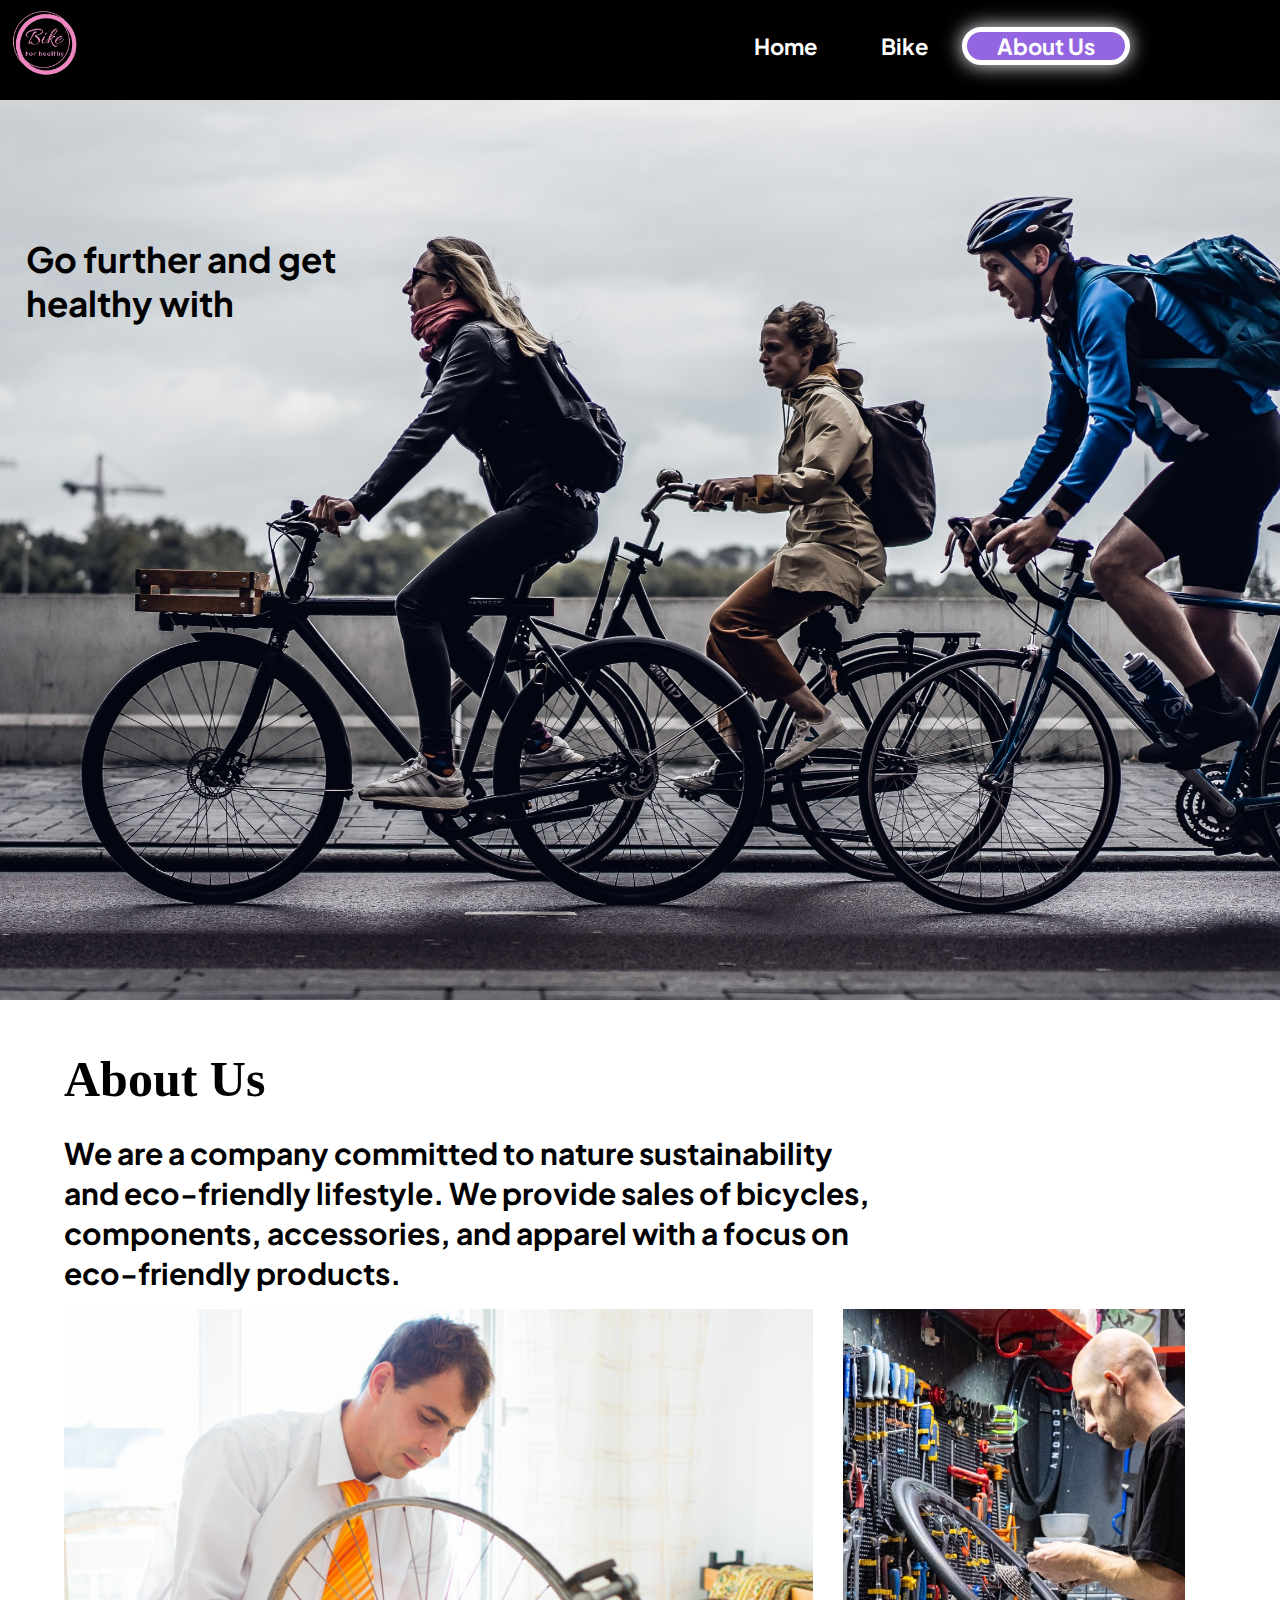
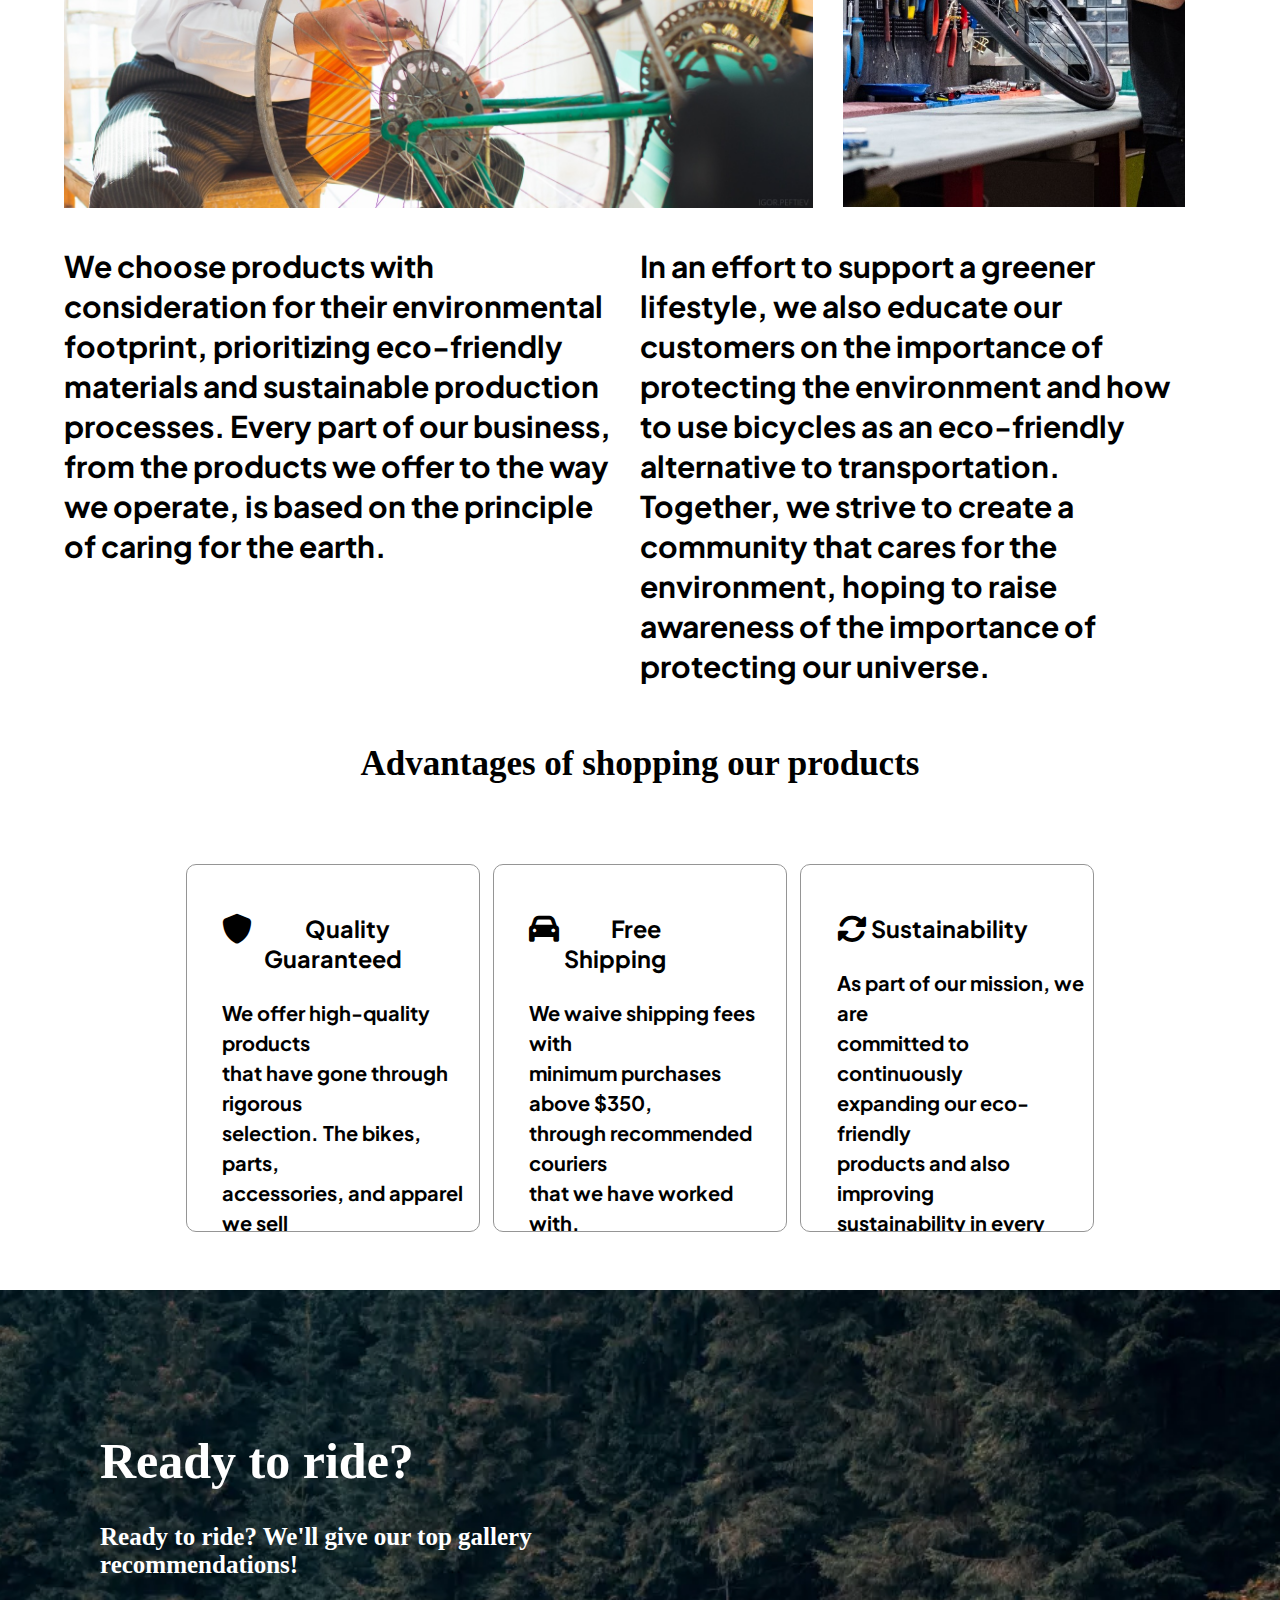
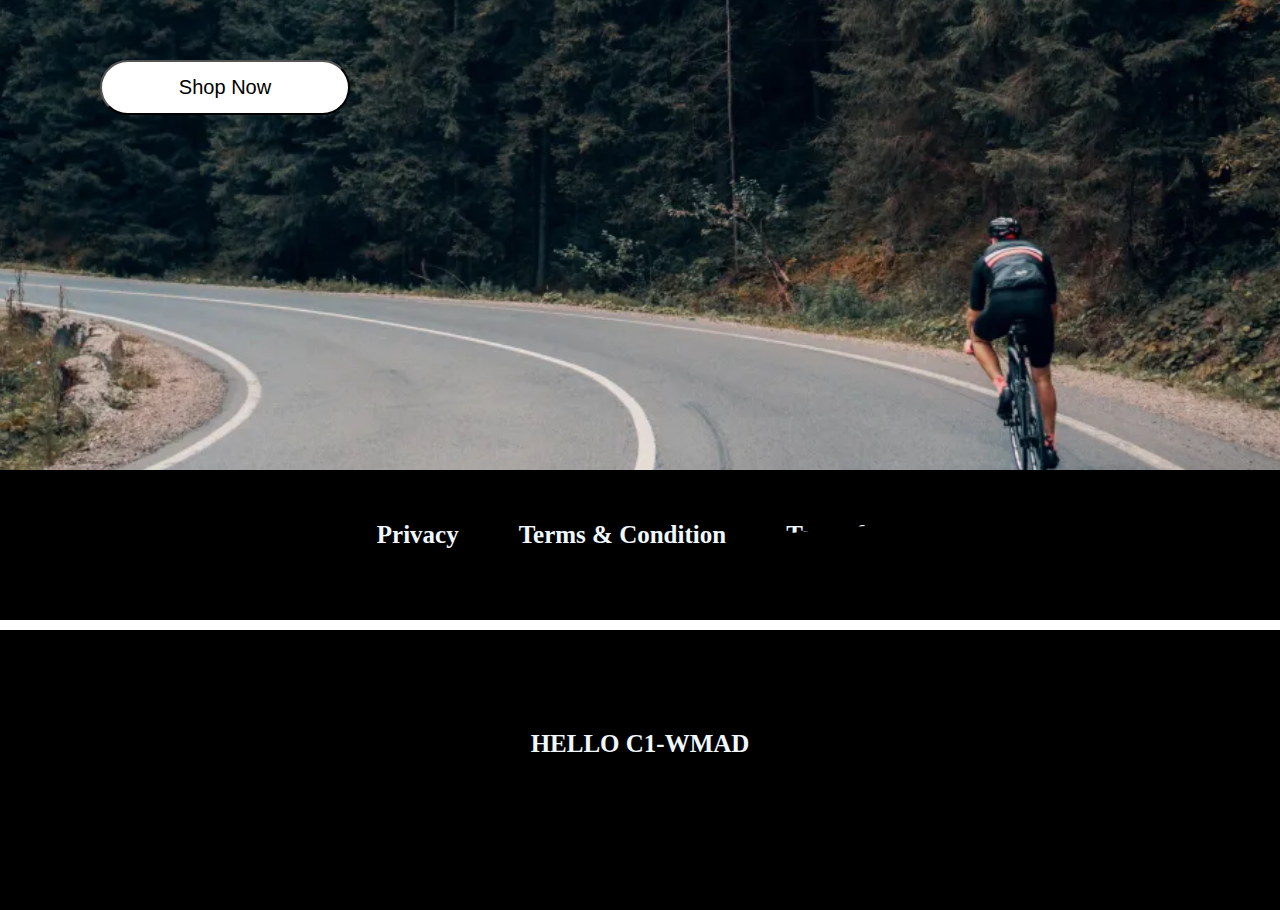
<file: about.html>
<!DOCTYPE html>
<html lang="en">
<head>
    <meta charset="UTF-8">
    <meta name="viewport" content="width=device-width, initial-scale=1.0">
    <title>About</title>
    <link rel="stylesheet" href="about.css">
    <link rel="stylesheet" href="https://cdnjs.cloudflare.com/ajax/libs/font-awesome/6.5.1/css/all.min.css">
</head>
<body>
    <div class="container">
    <section>
        <header>
           
          <div class="menu">
           <nav>
            <input type="checkbox" id="check" name="value"> 
            <label for="check" id="checkbtn">
                <i style="color: aliceblue;" class="fa-solid fa-bars"></i>
            </label>
          
            <div class="logo">
                <img style="width: 80px; margin-left: 5px; margin-top: 1%;" src="bike-removebg-preview.png" alt="">
            </div>
         
               <ul>
                   <li><a href="index.html">Home</a></li>
                   <li><a href="p.html">Bike</a></li>
                   <li><a href="" class="active">About Us</a></li>
               </ul>
           </nav>
          </div>
       </header>
        <section class="about-container" style="width: 100%;">
         <div class="content">
         <p>Go further and get healthy with</p>
         </div>
        </section>
    </section>
    <section>
        <div class="about">
        <div class="first-text">
            <h1 style="font-size: 50px;"> About Us</h1><p style=" font-family: 'Plus Jakarta Sans', sans-serif;">We are a company committed to nature sustainability and eco-friendly lifestyle. We provide sales of bicycles, components, accessories, and apparel with a focus on eco-friendly products.</p>
        </div>
        <div class="img"> <div class="img1"><img src="men8e05e880834a785d531b4a90158e84.jpeg" alt=""></div>
        <div class="img2"><img src="058aba63ff0f1a1d6eaedd270031403d.jpeg" alt=""></div></div>
       <div class="text">
        <div class="text1">We choose products with consideration for their environmental footprint, prioritizing eco-friendly materials and sustainable production processes. Every part of our business, from the products we offer to the way we operate, is based on the principle of caring for the earth.</div>
        <div class="text2">In an effort to support a greener lifestyle, we also educate our customers on the importance of protecting the environment and how to use bicycles as an eco-friendly alternative to transportation. Together, we strive to create a community that cares for the environment, hoping to raise awareness of the importance of protecting our universe.</div>
       </div>
    </div>
    </section>  
    <section>
        <div class="advantage">
            <div class="o"> <center><h1 style="font-size: 35px; margin-top: 5%;">Advantages of shopping our products</h1></center></div>
            <div class="box">
                <div class="box1"><center><i class="fa-solid fa-shield"></i><h3>Quality Guaranteed</h3></center>
                    <p>We offer high-quality products <br>that have gone through rigorous <br>selection. The bikes, parts, <br>accessories, and apparel we sell <br>are designed to provide the best <br>performance and durability.</p>
            </div>
                <div class="box1"><center><i class="fa-solid fa-car"></i><h3 style="width: 70%; margin-right: 18%;">Free Shipping</h3></center>
                    <p>We waive shipping fees with <br>minimum purchases above $350,<br> through recommended couriers <br>that we have worked with.</p>
                   </div>
                <div class="box1"><center><i class="fa-solid fa-rotate"></i><h3 style="margin-right:5%; width: 50%;">Sustainability</h3></center>
                <p>As part of our mission, we are <br>committed to continuously <br>expanding our eco-friendly <br>products and also improving <br>sustainability in every aspect of <br>our business.</p></div>
            </div>
        </div>
    </section> 
    <section>
        <div class="image-box" style="background-image: url(back.webp);">
            <div class="custom-shape-divider-bottom-1707882186">
                <svg data-name="Layer 1" xmlns="http://www.w3.org/2000/svg" viewBox="0 0 1200 120" preserveAspectRatio="none">
                    <path d="M321.39,56.44c58-10.79,114.16-30.13,172-41.86,82.39-16.72,168.19-17.73,250.45-.39C823.78,31,906.67,72,985.66,92.83c70.05,18.48,146.53,26.09,214.34,3V0H0V27.35A600.21,600.21,0,0,0,321.39,56.44Z" class="shape-fill"></path>
                </svg>
            </div>
            <div class="Text">
                <div class="text-1">
                <h1>Ready to ride?</h1>
                <p>Ready to ride? We'll give our top gallery 
                    recommendations!</p> <br> <br> 
                    <button type="button"> Shop Now</button>
                </div>
            </div>
            <div class="Box">
                <div class="Box1">
                    <p>Privacy</p>
                    <p>Terms & Condition</p>
                    <p>TermofUse</p> 
                </div>
                <div class="Box2">HELLO C1-WMAD</div>
                
                
        
            </div>
            
    
        </div>
    
    
    
       
    </section>


   
</div>
</body>
</html>
</file>
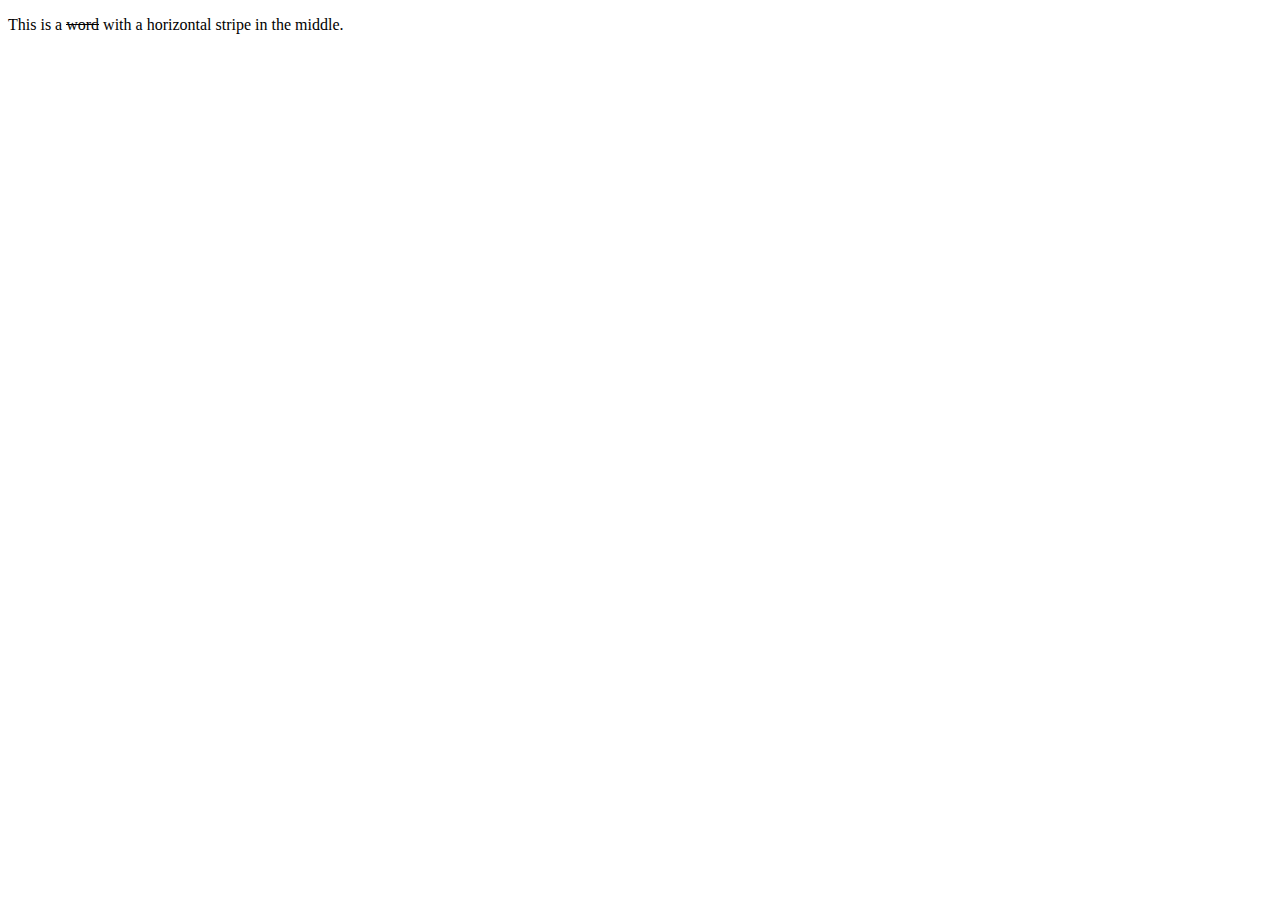
<file: chatgpt.html>
<!DOCTYPE html>
<html lang="en">
<head>
<meta charset="UTF-8">
<meta name="viewport" content="width=device-width, initial-scale=1.0">
<title>Horizontal Stripe in Middle of Word</title>
<style>
  .word-with-stripe {
    display: inline-block;
    position: relative;
  }
  .stripe {
    position: absolute;
    bottom: 50%;
    left: 0;
    width: 100%;
    height: 1px; /* Adjust the thickness of the stripe */
    background-color: black; /* Adjust the color of the stripe */
  }
</style>
</head>
<body>
  <p>This is a <span class="word-with-stripe">word<span class="stripe"></span></span> with a horizontal stripe in the middle.</p>
</body>
</html>
</file>
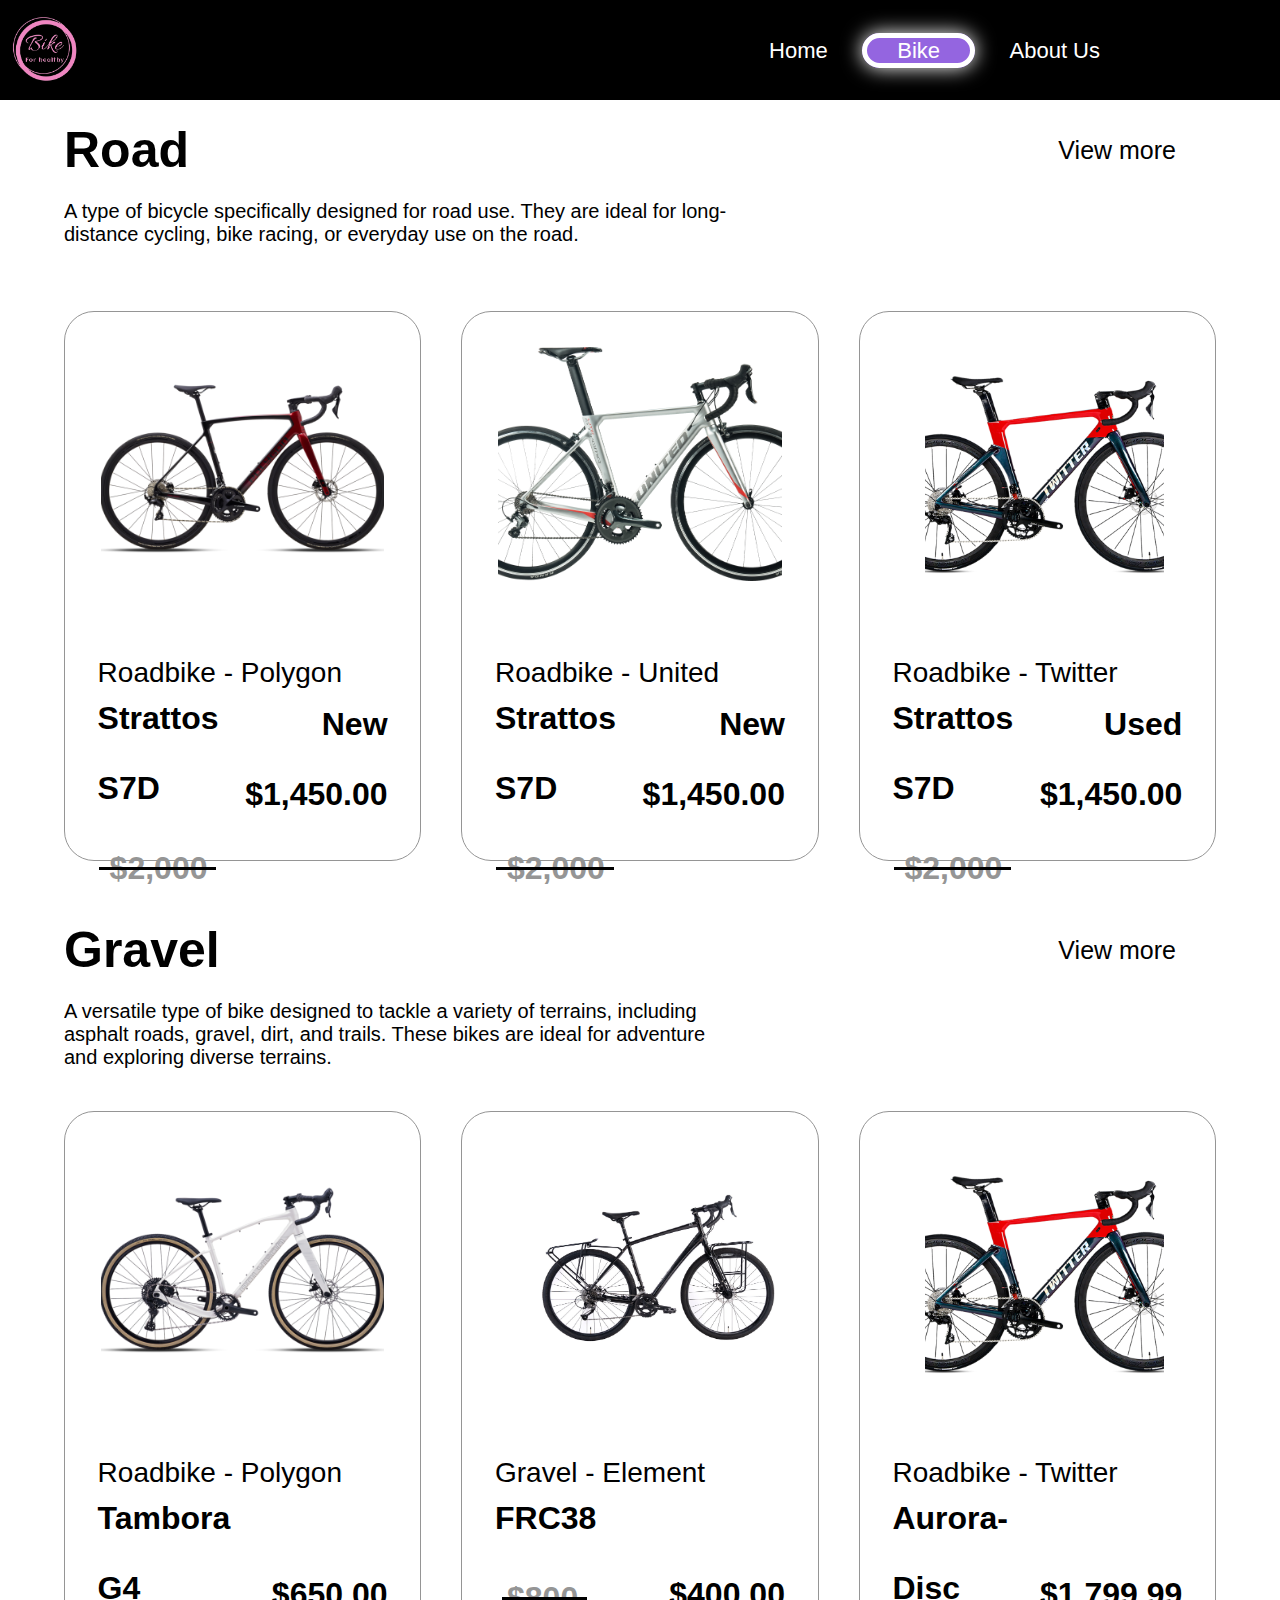
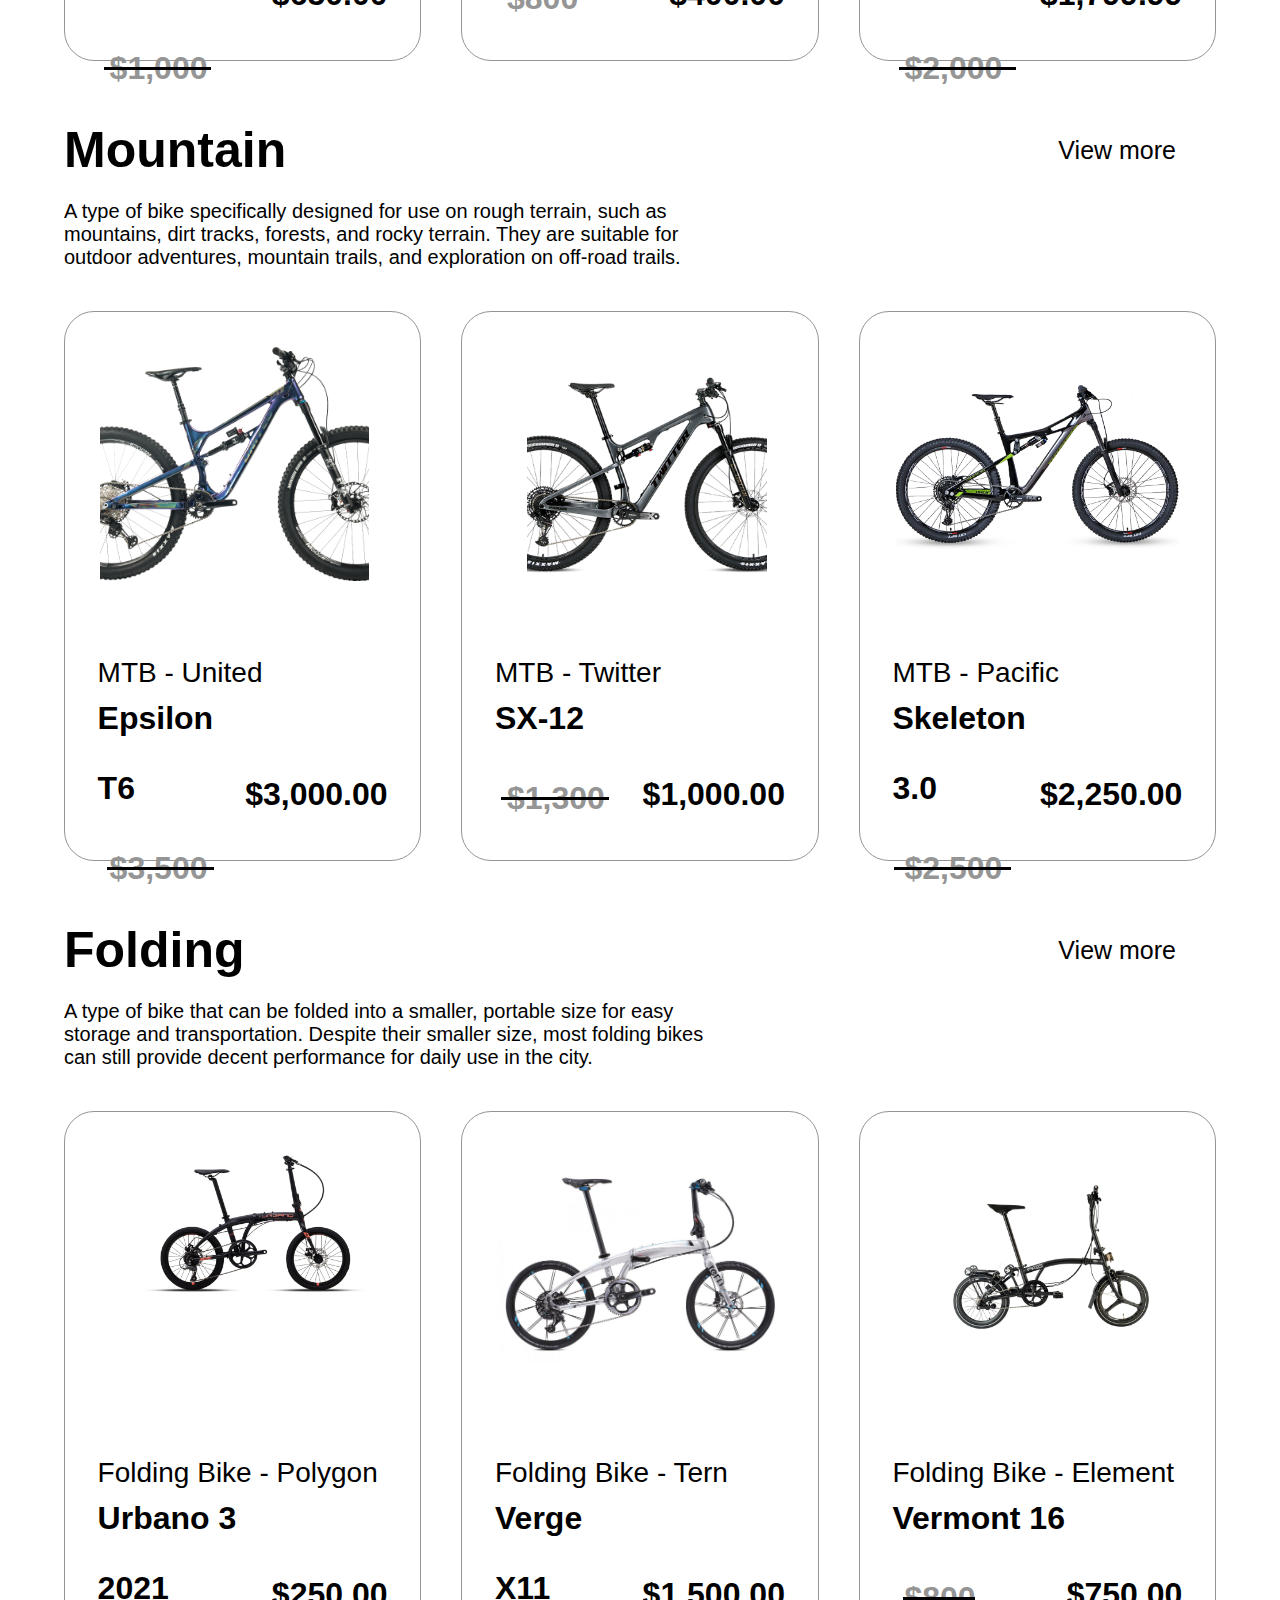
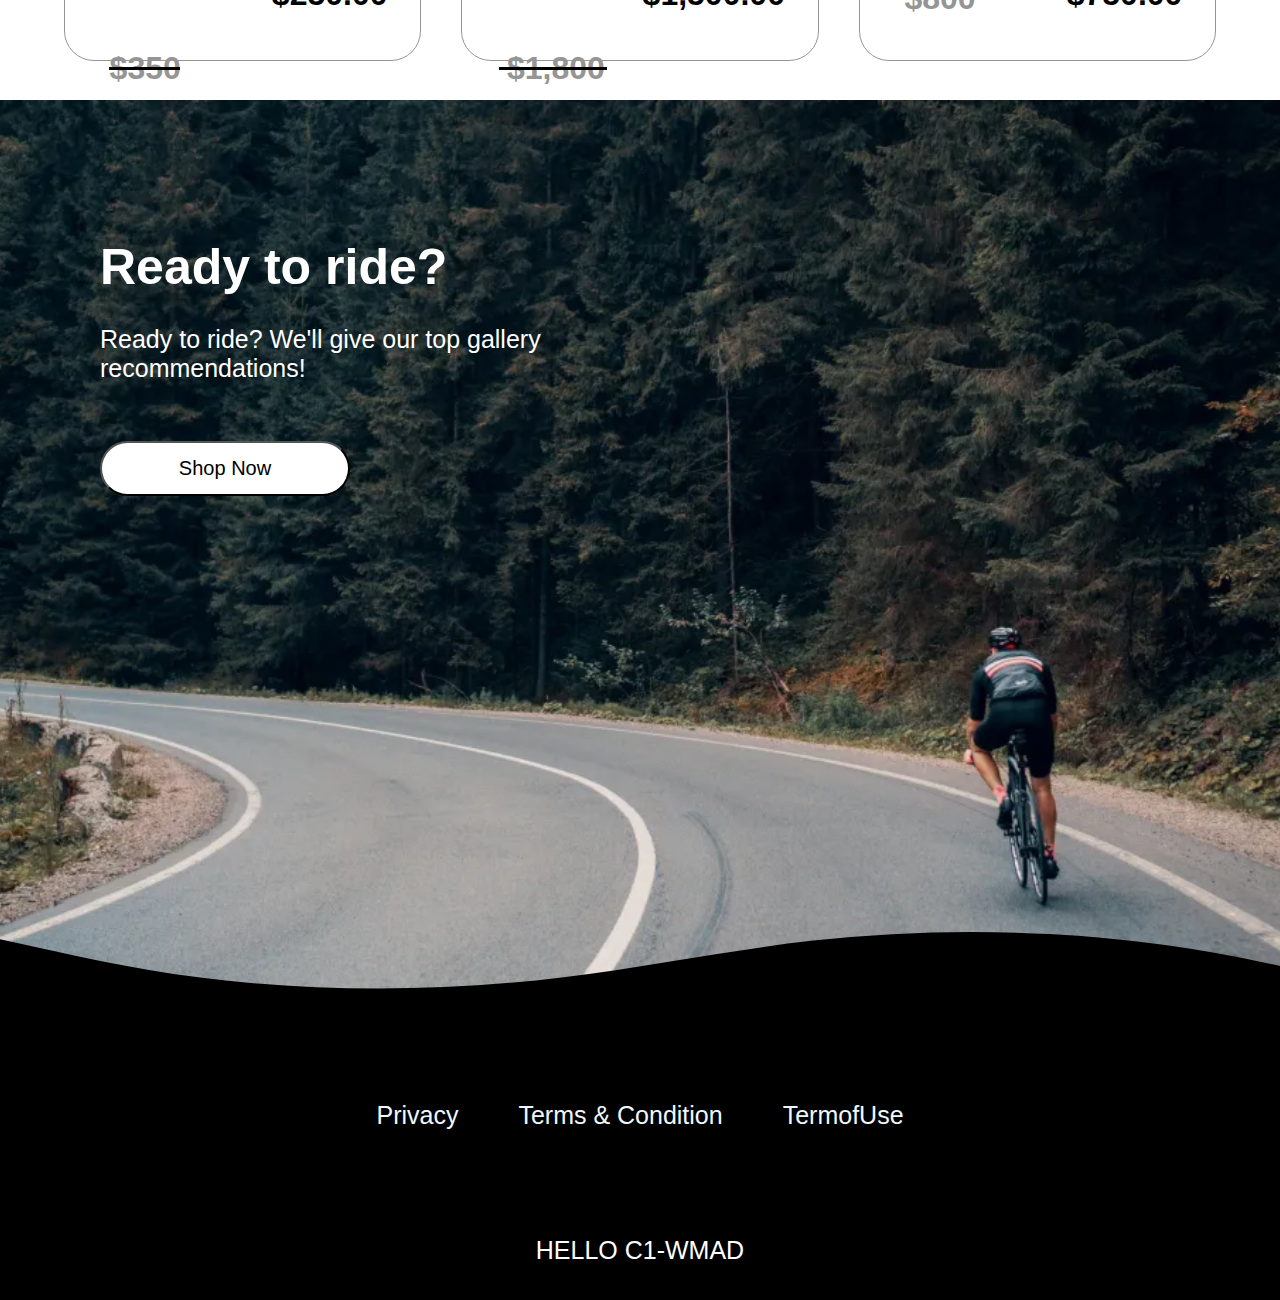
<file: p.html>
<!DOCTYPE html>
<html lang="en">
<head>
    <meta charset="UTF-8">
    <meta name="viewport" content="width=device-width, initial-scale=1.0">
    <title>Our Product</title>
    <link rel="stylesheet" href="p.css">
    <link
    rel="stylesheet"
    href="https://cdnjs.cloudflare.com/ajax/libs/font-awesome/6.5.1/css/all.min.css"
  />
  <link rel="icon" type="image/x-icon" href="bike-removebg-preview.png">


</head>
<body>
    <div class="container">
        <header>
          
          <div class="menu">
           <nav>
            <input type="checkbox" id="check" name="value"> 
            <label for="check" id="checkbtn">
                <i style="color: aliceblue;" class="fa-solid fa-bars"></i>
            </label>
 
            <div class="logo">
                <img style="width: 80px; margin-left: 5px;" src="bike-removebg-preview.png" alt="" >
               
            </div>
    
               <ul>
                   <li><a href="index.html">Home</a></li>
                   <li><a href="" class="active">Bike</a></li>
                   <li><a href="about.html">About Us</a></li>
               </ul>
           </nav>
          </div>
       </header>
  
        <div class="picture">
            <div class="product">
                <div class="text1">
                    <div class="h"><h1>Road</h1></div>
                    <div class="h1"><p>View more</p></div>
                </div>
                <div class="p"><p>A type of bicycle specifically designed for road use. They are ideal for long- <br>
                    distance cycling, bike racing, or everyday use on the road.</p>
                </div>
                <div class="pic">
                    <div class="pic1">
                        <div class="bloo">
                            <div class="bloo1"><img src="b1.png" alt=""></div> 
                            <div class="bloo2"><h5 style="font-size: 28px; font-weight: lighter; margin-left: 4%;">Roadbike - Polygon</h5></div>
                            <div class="bloo3">
                                <div class="bloo3-1">
                                    <h4>Strattos S7D <br> <span class="text" style="color: rgba(149, 149, 149, 1);">$2,000<span class="stripe" style="width: 120%;margin-right: -70px;"></span></span> </h4>
                                </div>
                                <div class="bloo3-2"><h4> 
                                   New <br> $1,450.00 </h4></div>
                
                            </div>
                        </div>
                    </div>
                    <div class="pic2">  <div class="bloo">
                        <div class="bloo1"><img src="b2.png" alt=""></div> 
                        <div class="bloo2"><h5 style="font-size: 28px; font-weight: lighter; margin-left: 4%;">Roadbike - United</h5></div>
                        <div class="bloo3">
                            <div class="bloo3-1">
                                <h4>Strattos S7D <br> <span class="text" style="color: rgba(149, 149, 149, 1);">$2,000<span class="stripe" style="width: 120%; margin-right: -70px;"></span></span> </h4>
                            </div>
                            <div class="bloo3-2"><h4> 
                               New <br> $1,450.00 </h4></div>
            
                        </div>
                    </div></div>
                    <div class="pic3">  <div class="bloo">
                        <div class="bloo1-5"><img src="bk.png" alt=""></div> 
                        <div class="bloo2"><h5 style="font-size: 28px; font-weight: lighter; margin-left: 4%;">Roadbike - Twitter</h5></div>
                        <div class="bloo3">
                            <div class="bloo3-1">
                                <h4>Strattos S7D <br> <span class="text" style="color: rgba(149, 149, 149, 1);">$2,000<span class="stripe" style="width: 120%; margin-right: -70px;"></span></span> </h4>
                            </div>
                            <div class="bloo3-2"><h4> 
                               Used <br> $1,450.00 </h4></div>
            
                        </div>
                    </div></div>
                </div>
                    

            </div>
            <div class="product">
                <div class="text1">
                    <div class="h"><h1>Gravel</h1></div>
                    <div class="h1"><p>View more</p></div>
                </div>
                <div class="p"><p>A versatile type of bike designed to tackle a variety of terrains, including <br>
                     asphalt roads, gravel, dirt, and trails. These bikes are ideal for adventure  <br>
                     and exploring diverse terrains.</p>
                </div>
                <div class="pic">
                    <div class="pic1">
                        <div class="bloo">
                            <div class="bloo1"><img src="b3.png" alt=""></div> 
                            <div class="bloo2"><h5 style="font-size: 28px; font-weight: lighter; margin-left: 4%;">Roadbike - Polygon</h5></div>
                            <div class="bloo3">
                                <div class="bloo3-1">
                                    <h4>Tambora G4 <br> <span class="text" style="color: rgba(149, 149, 149, 1);">$1,000<span class="stripe" style="margin-right:-65px;width: 110%;"></span></span> </h4>
                                </div>
                                <div class="bloo3-2"><h4> 
                                    <br>$650.00</h4></div>
                
                            </div>
                        </div>
                    </div>
                    <div class="pic2">  <div class="bloo">
                        <div class="bloo1"><img src="b4.png" alt="" style="width: 80%; margin-left:50px ;"></div> 
                        <div class="bloo2"><h5 style="font-size: 28px; font-weight: lighter; margin-left: 4%;">Gravel - Element</h5></div>
                        <div class="bloo3">
                            <div class="bloo3-1">
                                <h4>FRC38 <br> <span class="text" style="color: rgba(149, 149, 149, 1);">$800<span class="stripe" style="width: 120%; margin-right: -70px;"></span></span> </h4>
                            </div>
                            <div class="bloo3-2"><h4> 
                                <br> $400.00 </h4></div>
            
                        </div>
                    </div></div>
                    <div class="pic3">  <div class="bloo">
                        <div class="bloo1-5"><img src="bk.png" alt=""></div> 
                        <div class="bloo2"><h5 style="font-size: 28px; font-weight: lighter; margin-left: 4%;">Roadbike - Twitter</h5></div>
                        <div class="bloo3">
                            <div class="bloo3-1">
                                <h4>Aurora-Disc<br> <span class="text" style="color: rgba(149, 149, 149, 1);">$2,000<span class="stripe" style="width: 120%; margin-right:-75px;"></span></span> </h4>
                            </div>
                            <div class="bloo3-2"><h4> 
                               <br> $1,799.99 </h4></div>
            
                        </div>
                    </div></div>
                </div>
                    

            </div>
            <div class="product">
                <div class="text1">
                    <div class="h"><h1>Mountain</h1></div>
                    <div class="h1"><p>View more</p></div>
                </div>
                <div class="p"><p>A type of bike specifically designed for use on rough terrain, such as  <br>
                    mountains, dirt tracks, forests, and rocky terrain. They are suitable for <br>
                     outdoor adventures, mountain trails, and exploration on off-road trails.</p>
                </div>
                <div class="pic">
                    <div class="pic1">
                        <div class="bloo">
                            <div class="bloo1-1"><img src="b5.png" alt=""  ></div> 
                            <div class="bloo2-1"><h5 style="font-size: 28px; font-weight: lighter; margin-left: 4%; ">MTB - United</h5></div>
                            <div class="bloo3">
                                <div class="bloo3-1">
                                    <h4>Epsilon T6 <br> <span class="text" style="color: rgba(149, 149, 149, 1);">$3,500<span class="stripe" style="width: 110%; margin-right: -68px;"></span></span> </h4>
                                </div>
                                <div class="bloo3-2"><h4> 
                                    <br> $3,000.00</h4></div>
                
                            </div>
                        </div>
                    </div>
                    <div class="pic2">  <div class="bloo">
                        <div class="bloo1-6"><img src="b6.png" alt=""></div> 
                        <div class="bloo2"><h5 style="font-size: 28px; font-weight: lighter; margin-left: 4%;">MTB - Twitter</h5></div>
                        <div class="bloo3">
                            <div class="bloo3-1">
                                <h4>SX-12 <br> <span class="text" style="color: rgba(149, 149, 149, 1);">$1,300<span class="stripe" style="width: 110%; margin-right: -65px;"></span></span> </h4>
                            </div>
                            <div class="bloo3-2"><h4> 
                               <br>$1,000.00 </h4></div>
            
                        </div>
                    </div></div>
                    <div class="pic3">  <div class="bloo">
                        <div class="bloo1"><img src="b7.png" alt=""></div> 
                        <div class="bloo2"><h5 style="font-size: 28px; font-weight: lighter; margin-left: 4%;">MTB - Pacific</h5></div>
                        <div class="bloo3">
                            <div class="bloo3-1">
                                <h4>Skeleton 3.0 <br> <span class="text" style="color: rgba(149, 149, 149, 1);">$2,500<span class="stripe" style="margin-right: -70px;width: 120%;"></span></span> </h4>
                            </div>
                            <div class="bloo3-2"><h4> 
                                <br> $2,250.00</h4></div>
            
                        </div>
                    </div></div>
                </div>
                    

            </div>
            <div class="product">
                <div class="text1">
                    <div class="h"><h1>Folding</h1></div>
                    <div class="h1"><p>View more</p></div>
                </div>
                <div class="p"><p>A type of bike that can be folded into a smaller, portable size for easy <br>
                    storage and transportation. Despite their smaller size, most folding bikes  <br>
                    can still provide decent performance for daily use in the city. </p>
                </div>
                <div class="pic">
                    <div class="pic1">
                        <div class="bloo">
                            <div class="bloo1-2"><img src="b8.png" alt="" style="width: 70%; margin-left: 60px;"></div> 
                            <div class="bloo2-2"><h5 style="font-size: 28px; font-weight: lighter; margin-left: 4%;">Folding Bike - Polygon</h5></div>
                            <div class="bloo3">
                                <div class="bloo3-1">
                                    <h4>Urbano 3 2021 <br> <span class="text" style="color: rgba(149, 149, 149, 1);">$350<span class="stripe" style="width:100%;margin-right:-60px ;"></span></span> </h4>
                                </div>
                                <div class="bloo3-2"><h4> 
                                    <br> $250.00 </h4></div>
                
                            </div>
                        </div>
                    </div>
                    <div class="pic2">  <div class="bloo">
                        <div class="bloo1"><img src="b9.png" alt=""></div> 
                        <div class="bloo2"><h5 style="font-size: 28px; font-weight: lighter; margin-left: 4%;">Folding Bike - Tern</h5></div>
                        <div class="bloo3">
                            <div class="bloo3-1">
                                <h4>Verge X11 <br> <span class="text" style="color: rgba(149, 149, 149, 1);">$1,800<span class="stripe" style="width: 110%;margin-right: -63px;"></span></span> </h4>
                            </div>
                            <div class="bloo3-2"><h4> 
                               <br> $1,500.00 </h4></div>
            
                        </div>
                    </div></div>
                    <div class="pic3">  <div class="bloo">
                        <div class="bloo1"><img src="b10.png" alt="" style="width: 70%; margin-left: 60px;"></div> 
                        <div class="bloo2"><h5 style="font-size: 28px; font-weight: lighter; margin-left: 4%;">Folding Bike - Element</h5></div>
                        <div class="bloo3">
                            <div class="bloo3-1">
                                <h4>Vermont 16 <br> <span class="text" style="color: rgba(149, 149, 149, 1);">$800<span class="stripe" style="width: 100%;margin-right: -60px;"></span></span> </h4>
                            </div>
                            <div class="bloo3-2"><h4> 
                               <br> $750.00 </h4></div>
            
                        </div>
                    </div></div>
                </div>
                    

            </div>
        </div>
        <div class="image-box">
            <div class="custom-shape-divider-bottom-1707882186">
                <svg data-name="Layer 1" xmlns="http://www.w3.org/2000/svg" viewBox="0 0 1200 120" preserveAspectRatio="none">
                    <path d="M321.39,56.44c58-10.79,114.16-30.13,172-41.86,82.39-16.72,168.19-17.73,250.45-.39C823.78,31,906.67,72,985.66,92.83c70.05,18.48,146.53,26.09,214.34,3V0H0V27.35A600.21,600.21,0,0,0,321.39,56.44Z" class="shape-fill"></path>
                </svg>
            </div>
            <div class="text3">
                <div class="text-1">
                <h1>Ready to ride?</h1><br>
                <p>Ready to ride? We'll give our top gallery <br>
                    recommendations!</p> <br> <br> 
                    <button type="button"> Shop Now</button>
                </div>
            </div>

    <div class="box">
        <p>Privacy</p>
        <p>Terms & Condition</p>
        <p>TermofUse</p>
    </div>
     <div class="box-1">
        <p>HELLO  C1-WMAD</p>

    </div>


</div>
      
    </div>

 </body>
</html>
</file>
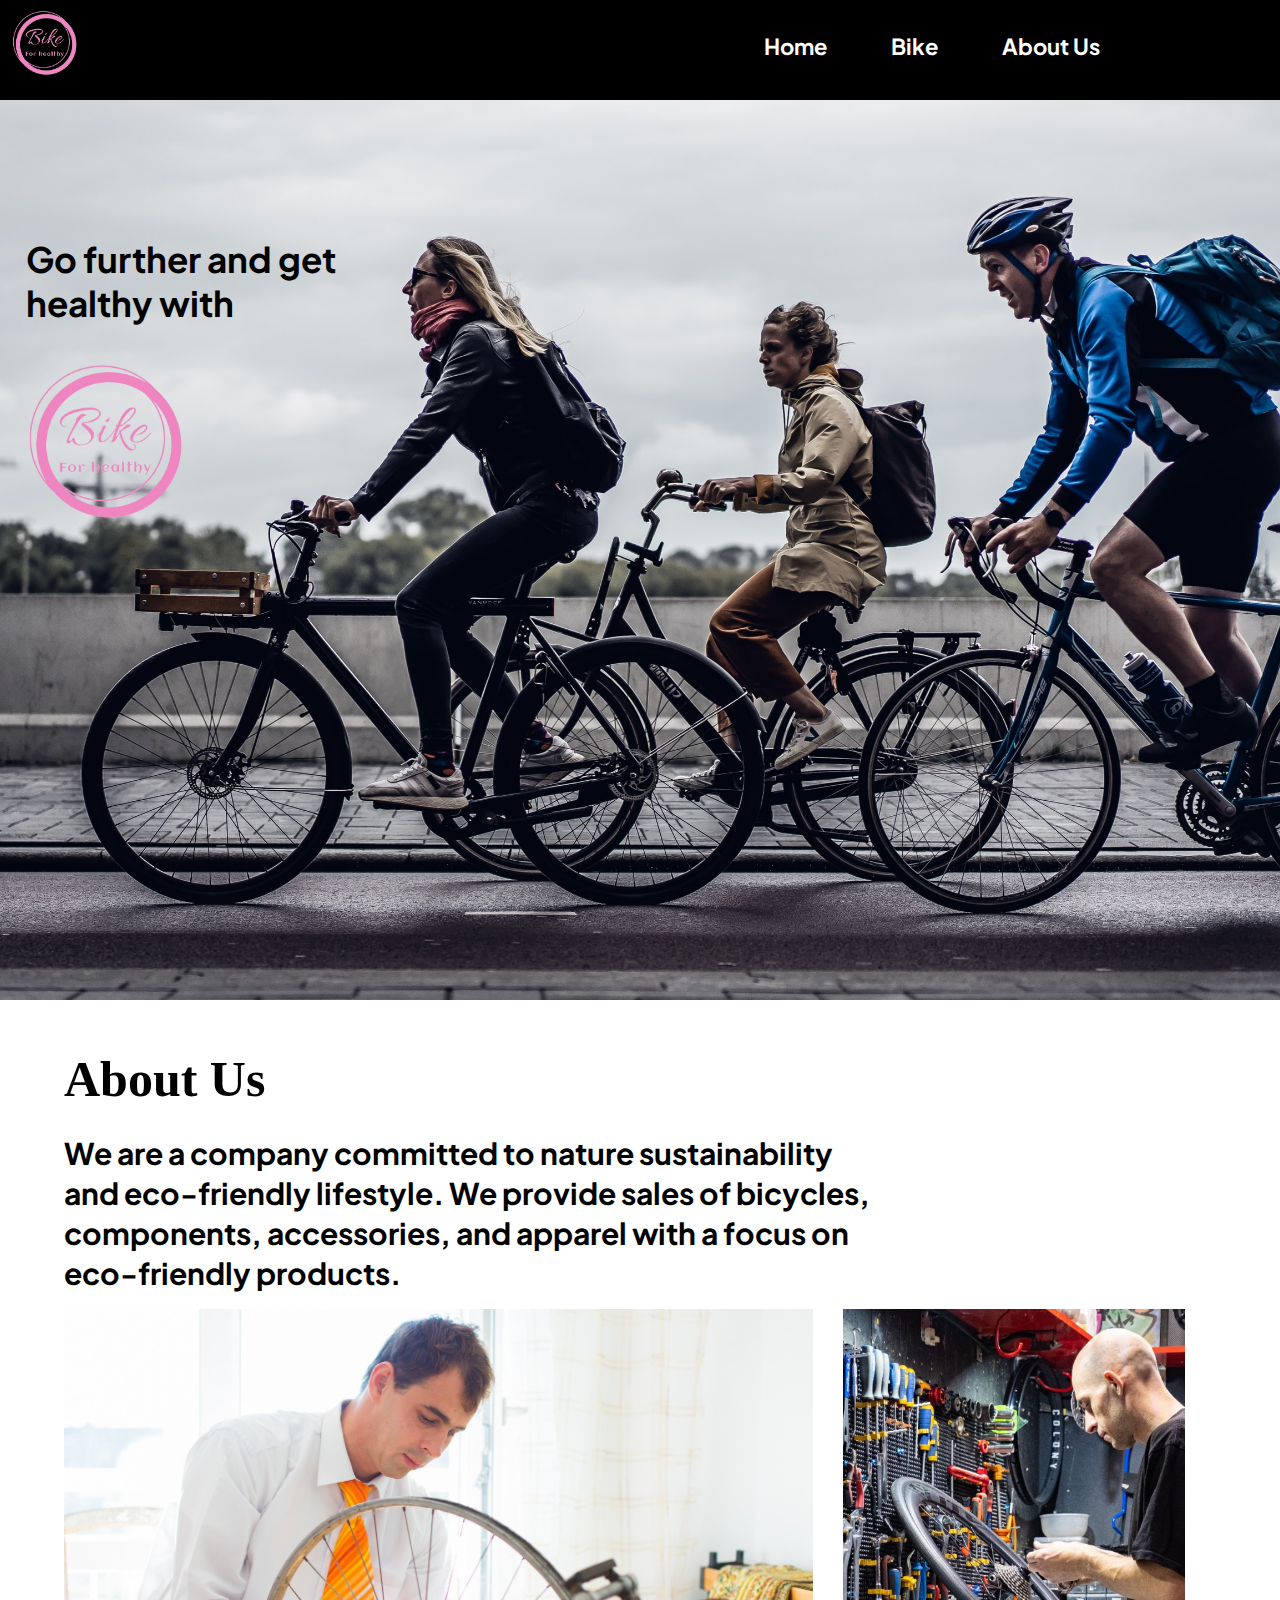
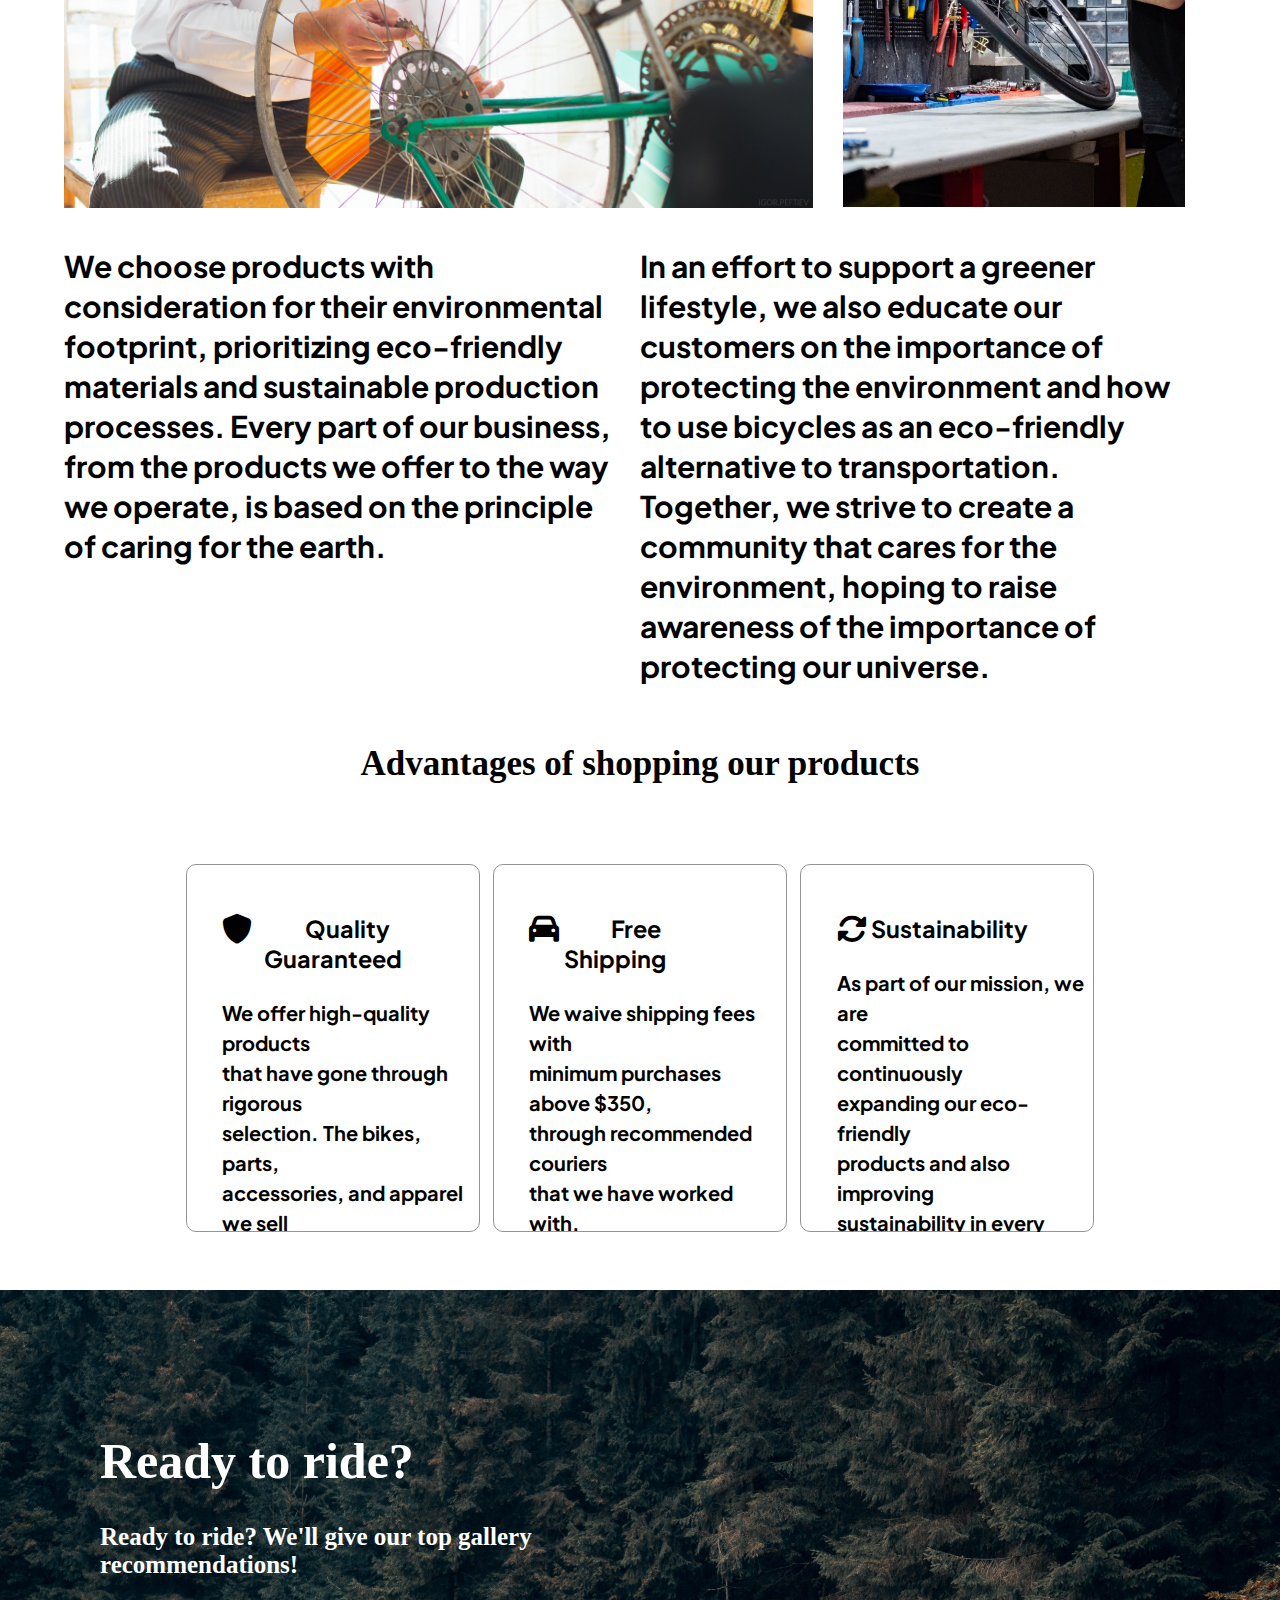
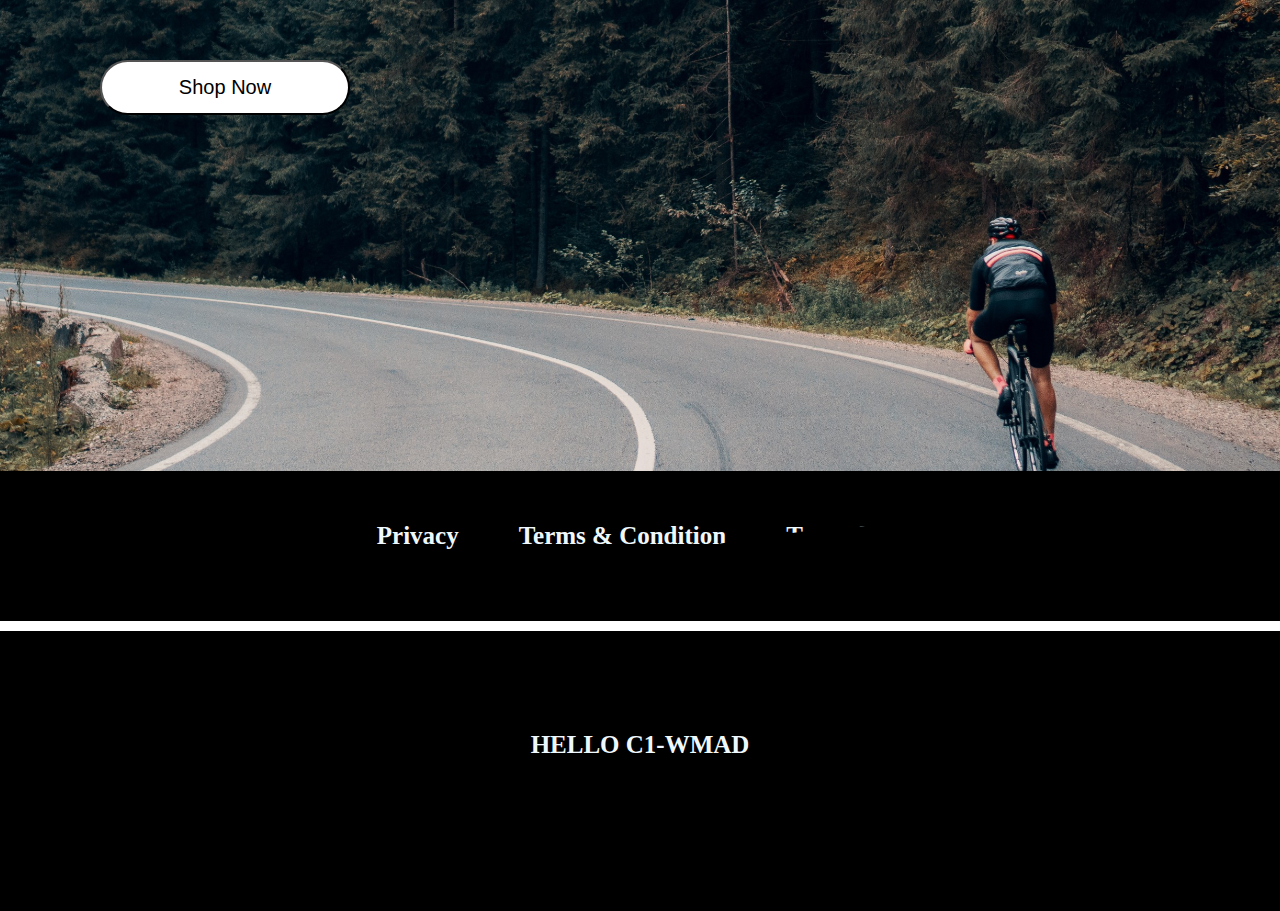
<file: Bike/about.html>
<!DOCTYPE html>
<html lang="en">
<head>
    <meta charset="UTF-8">
    <meta name="viewport" content="width=device-width, initial-scale=1.0">
    <title>Document</title>
    <link rel="stylesheet" href="about.css">
    <link rel="stylesheet" href="https://cdnjs.cloudflare.com/ajax/libs/font-awesome/6.5.1/css/all.min.css">
</head>
<body>
    <div class="container">
    <section>
        <header>
           
          <div class="menu">
           <nav>
            <input type="checkbox" id="check" name="value"> 
            <label for="check" id="checkbtn">
                <i style="color: aliceblue;" class="fa-solid fa-bars"></i>
            </label>
          
            <div class="logo">
                <img style="width: 80px; margin-left: 5px; margin-top: 1%;" src="img/bike-removebg-preview.png" alt="">
            </div>
         
               <ul>
                   <li><a href="" class="active">Home</a></li>
                   <li><a href="">Bike</a></li>
                   <li><a href="">About Us</a></li>
               </ul>
           </nav>
          </div>
       </header>
        <section class="about-container" style="width: 100%;">
         <div class="content">
         <p>Go further and get healthy with</p>
         <div class="imglogo"><img src="img/bike-removebg-preview.png" alt=""></div>
         </div>
        </section>
    </section>
    <section>
        <div class="about">
        <div class="first-text">
            <h1 style="font-size: 50px;"> About Us</h1><p style=" font-family: 'Plus Jakarta Sans', sans-serif;">We are a company committed to nature sustainability and eco-friendly lifestyle. We provide sales of bicycles, components, accessories, and apparel with a focus on eco-friendly products.</p>
        </div>
        <div class="img"> <div class="img1"><img src="img/men8e05e880834a785d531b4a90158e84.jpeg" alt=""></div>
        <div class="img2"><img src="img/058aba63ff0f1a1d6eaedd270031403d.jpeg" alt=""></div></div>
       <div class="text">
        <div class="text1">We choose products with consideration for their environmental footprint, prioritizing eco-friendly materials and sustainable production processes. Every part of our business, from the products we offer to the way we operate, is based on the principle of caring for the earth.</div>
        <div class="text2">In an effort to support a greener lifestyle, we also educate our customers on the importance of protecting the environment and how to use bicycles as an eco-friendly alternative to transportation. Together, we strive to create a community that cares for the environment, hoping to raise awareness of the importance of protecting our universe.</div>
       </div>
    </div>
    </section>  
    <section>
        <div class="advantage">
            <div class="o"> <center><h1 style="font-size: 35px; margin-top: 5%;">Advantages of shopping our products</h1></center></div>
            <div class="box">
                <div class="box1"><center><i class="fa-solid fa-shield"></i><h3>Quality Guaranteed</h3></center>
                    <p>We offer high-quality products <br>that have gone through rigorous <br>selection. The bikes, parts, <br>accessories, and apparel we sell <br>are designed to provide the best <br>performance and durability.</p>
            </div>
                <div class="box1"><center><i class="fa-solid fa-car"></i><h3 style="width: 70%; margin-right: 18%;">Free Shipping</h3></center>
                    <p>We waive shipping fees with <br>minimum purchases above $350,<br> through recommended couriers <br>that we have worked with.</p>
                   </div>
                <div class="box1"><center><i class="fa-solid fa-rotate"></i><h3 style="margin-right:5%; width: 50%;">Sustainability</h3></center>
                <p>As part of our mission, we are <br>committed to continuously <br>expanding our eco-friendly <br>products and also improving <br>sustainability in every aspect of <br>our business.</p></div>
            </div>
        </div>
    </section> 
    <section>
        <div class="image-box">
            <div class="custom-shape-divider-bottom-1707882186">
                <svg data-name="Layer 1" xmlns="http://www.w3.org/2000/svg" viewBox="0 0 1200 120" preserveAspectRatio="none">
                    <path d="M321.39,56.44c58-10.79,114.16-30.13,172-41.86,82.39-16.72,168.19-17.73,250.45-.39C823.78,31,906.67,72,985.66,92.83c70.05,18.48,146.53,26.09,214.34,3V0H0V27.35A600.21,600.21,0,0,0,321.39,56.44Z" class="shape-fill"></path>
                </svg>
            </div>
            <div class="Text">
                <div class="text-1">
                <h1>Ready to ride?</h1>
                <p>Ready to ride? We'll give our top gallery 
                    recommendations!</p> <br> <br> 
                    <button type="button"> Shop Now</button>
                </div>
            </div>
            <div class="Box">
                <div class="Box1">
                    <p>Privacy</p>
                    <p>Terms & Condition</p>
                    <p>TermofUse</p> 
                </div>
                <div class="Box2">HELLO C1-WMAD</div>
                
                
        
            </div>
            
    
        </div>
    
    
    
       
    </section>


   
</div>
</body>
</html>
</file>
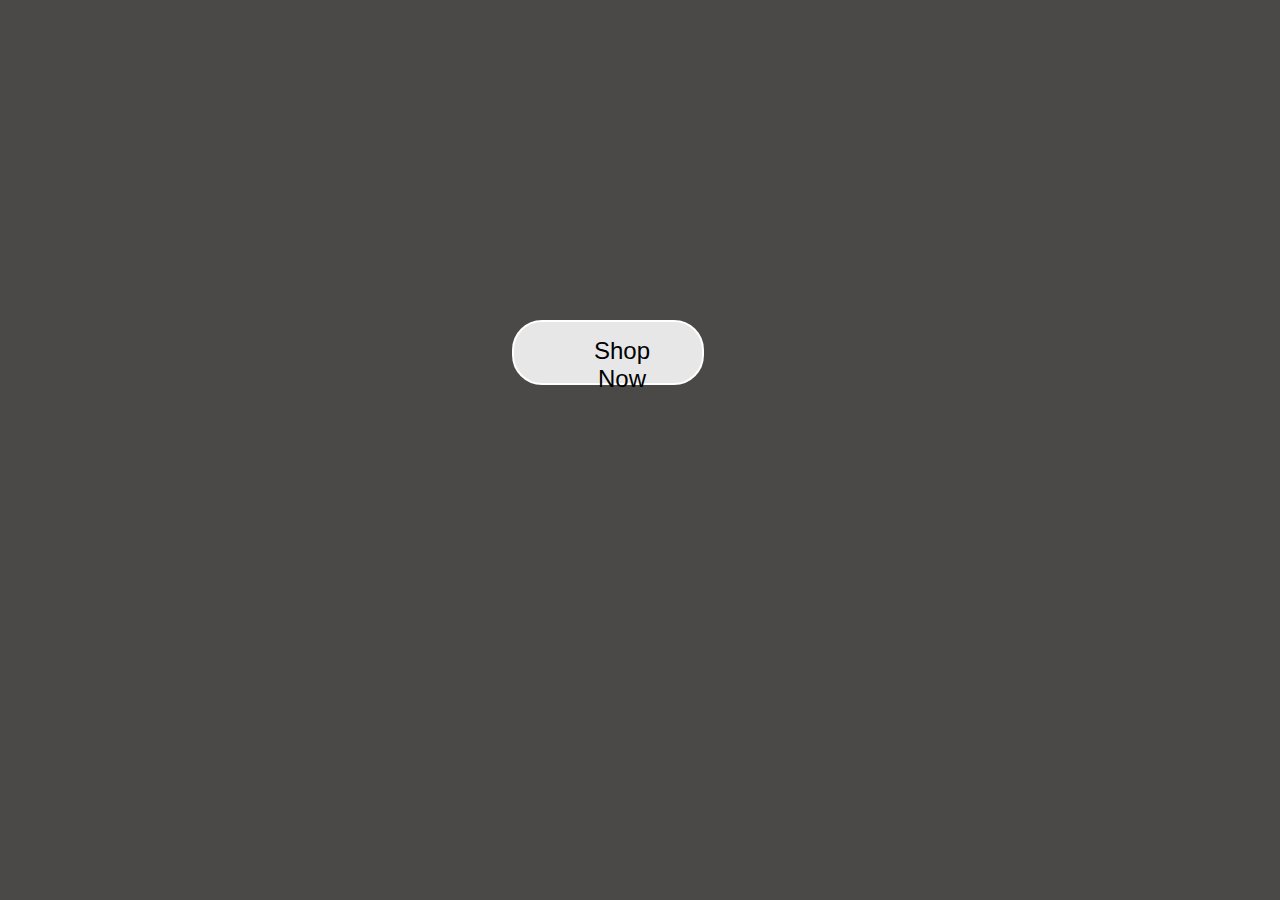
<file: components/Button.html>
<!DOCTYPE html>
<html lang="en">
<head>
    <meta charset="UTF-8">
    <meta name="viewport" content="width=device-width, initial-scale=1.0">
    <link rel="stylesheet" href="Button.css">
    <title>Button</title>
</head>
<body>
    <button class="btn">Shop Now</button>

    
</body>
</html>
</file>
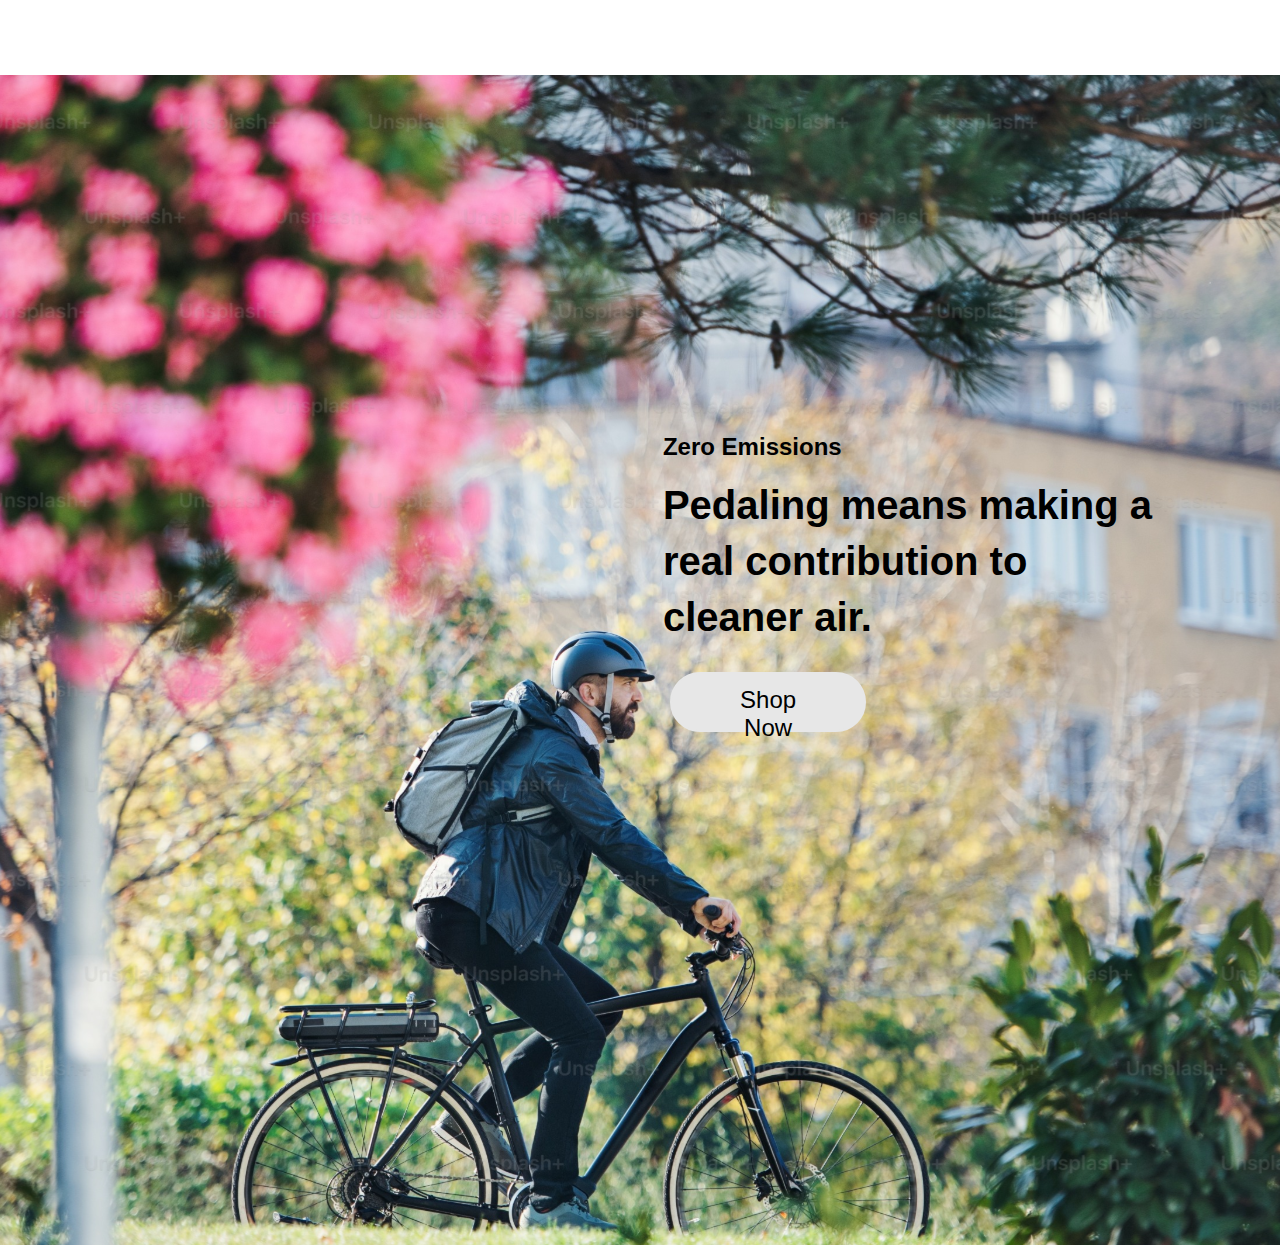
<file: components/home.html>
<!DOCTYPE html>
<html lang="en">
<head>
    <meta charset="UTF-8">
    <meta name="viewport" content="width=device-width, initial-scale=1.0">
    <link rel="stylesheet" href="home.css">
    <title>Home</title>
</head>
<body> 
    <section class="home-container">
        <div class="content">
        <h4>Zero Emissions</h4>
        <h1>Pedaling means making a <br>
            real contribution to <br>
            cleaner air.</h1>
            <button class="btn">Shop Now</button>

        </div> 
    </section>           
    
</body>
</html>
</file>
<file: about.css>
@import url('https://fonts.googleapis.com/css2?family=Bevan:ital@1&family=Plus+Jakarta+Sans:wght@200&display=swap');
body{
    margin: 0;
    padding: 0;
    box-sizing: border-box;
    
   
   
}
.container{
    /* width: 90%; */
    height:auto;
    margin: auto;
    /* display: flex; */
    overflow: hidden;
    font-weight: bolder;
    
   
}
.about-container{
    width: 100%;
    height: 1000px;
  background-image: url(94592a41089cd38be37dd92c29bc41f3.jpeg);
  background-position: center;
  background-size: cover;
  object-fit: cover;
  }
header{
    width: 100%;
    height: 100px;
    background-color: black;
    float: left;
    position: sticky;
}

.logo{
    display: flex;
    color: #fff;
    margin-top: -4px;
    transition: 0.5s ease; 
    justify-content: space-between;
   
}
.logo i{
    margin-top: 15px;
    margin-right: 15px;
    display: none;
    margin-left: 25px;
    font-size: 2rem;
}
.logo img:hover{
    transform: scale(1.1);
}
.menu{
    width: 100%;
    height: auto;
    float: right;
}
.menu ul{
    float: right;
    margin-right:150px ;
    margin-top: -45px; 

}
.menu ul li{
  display: inline-block;
} 
.menu ul li a{
    color: white;
    font-size: 22px;
   font-family: 'Plus Jakarta Sans', sans-serif;
   text-decoration: none;
   padding: 0px 30px;
   transition: 0.3s ease; 

}
.menu ul li a:hover, .active{
  border-bottom: 5px solid white;
  border-top: 5px solid white;
  border-right: 5px solid white;
  border-left: 5px solid white;
  left: 0%;
  width: 100%;
  background-color: rgb(148, 101, 224);
  border-radius: 25px;
  box-shadow: 0px 0px 20px;
  padding: 15px 25px;
}
.menu ul li .active{
    color: white;
}
#check{
    display: none;
}
label, #checkbtn
label, #cancel{
    font-size: 2rem;
    float: right;
    line-height: 80px;
    margin-right: 40px;
    cursor: pointer;
    display: none;
    transition: 0.5s;
    
}
@media screen and (max-width:600px){
    .menu ul li{
        line-height: 3rem;
        margin-top: 50px;
        display: block;
        text-align: start;
    }
    ul{
       position: fixed;
        width: 100%;
        height: 45vh;
        background-color: rgb(143, 11, 219);
        left: -115%;
        top: 13.5%;
        transition: all 0.5s;
    }
    #check:checked ~ ul{
        left: 0;
    }
    label, #checkbtn
    label, #cancel{
        display: flex;
        margin-top: 15px;
    }
    label, #cancel:hover{
        display: flex;
    }
    .logo{
        display: flex;
        color: #fff;
        margin-top: 3.5%;
        transition: 0.5s ease; 
        justify-content: space-between;
       
    }


}



.content{
margin-right:68%;
height: 500px;
width: 30%;    
float: right;
margin-top: 8%;
}
.content p{
font-family: 'Plus Jakarta Sans', sans-serif;
font-size: 35px;
font-weight: bold;
}
.content img{
    width: 250px;
    height: 200px;
    transition: 0.5s ease;
}
.content img:hover{
    transform: scale(1.1);
}
.about{
    width: 90%;
    overflow: hidden;
    height: auto;
    margin: auto;
    margin-top: 2%;
   
}
.first-text{
    width: 70%;
    height: 100px;
    font-size: 30px;
    line-height: 40px;
   
    
}
.img{
    display: flex;
    width: 100%;
    height: auto;
    overflow: hidden;
    margin-top: 8%;
}
.img1{
    width: 65%;
    height: auto;
    overflow: hidden;
    margin-top: 5%;

   
}
.img1 img{
    width: 100%;
    height: auto;
    overflow: hidden;
    object-fit: cover;
}
.img2{
    width: 32.3%;
    height:auto;
    margin-top: 5%;
    overflow: hidden;

   
}

.imglogo img{
    width: 50%;
    margin-left: -4%;
}
.img2 img{
    margin-left: 8%;
    width: 100%;
    height: 99%;
    overflow: hidden;
    object-fit: cover;}
.text{
    width: 100%;
    height: auto;
    overflow: hidden;
    display: flex;
    
}
.text1{
    width: 48%;
    line-height: 40px;
    font-size: 30px;
    margin-top: 3%;
    color: black;
    font-family: 'Plus Jakarta Sans', sans-serif;
   
    
}
.text2{
    width: 48%;
    line-height: 40px;
    font-size: 30px;
    margin-top: 3%;
    margin-left: 2%;
    color: black;
    font-family: 'Plus Jakarta Sans', sans-serif;
}
.advantage{
width: 90%;
height: auto;
overflow: hidden;
margin: auto;
}
.box{
    width: 80%;
    margin: auto;
    height: auto;
    /* background-color: turquoise; */
    display: flex;
    overflow: hidden;
    margin-top: 80px;
    margin-bottom: 5%;
    
}
.box1{
    width: 30%;
    border-radius: 10px;
    border: 1px solid rgba(149, 149, 149, 1);
    font-size: 20px;
    margin: auto;
    text-align: left;
    line-height: 30px;
    height: 350px;
    /* font-family: 'Plus Jakarta Sans', sans-serif; */
    padding:8px ;
    font-family: 'Plus Jakarta Sans', sans-serif;
  
}

.box1 h3{
    width:80%;
    margin-top: 15%;
    /* background-color: yellowgreen; */
   
   
}
.box1 i{
  
    float: left;
    font-size: 30px;
    margin-left: 10%;
    /* background-color: rgb(135, 138, 130); */
}
.box1 p{
    margin-left: 10%;
    margin-top: 8%;
}


.image-box{
    width: 100%;
    height: 890px;
    background-image: url(img/back.jpeg);
    background-position:center ;
    background-repeat: no-repeat;
    background-size: cover;
    position: absolute;


}
.Text{
    width: 40%;
    height: 60%;
    margin-left: 100px;
    color:white;
    align-items: center;
    display: flex;
    font-size: 25px;
}

.image-box button{
    width: 250px;
    height: 55px;
    background-color: white;
    border-radius: 50px;
    font-size: 20px;


}
.image-box button:hover{
    background-color: rgb(163, 9, 209);
    border: 2px solid white;
    color: white;
    box-shadow: 0px 0px 25px;
}
.Box{
    width: 100%;
    height: 150px;
    background-color: rgb(0, 0, 0);
    /* position: absolute; */
    /* top: 890px; */
    
    color: aliceblue;
    font-size: 25px;
    margin-top: 19.3%;


}
.Box1 p{
    margin-top:4%;
}
 .Box1{
    width: 100%;
    height: 250px;
    font-size: 25px;
    display: flex;
    margin-top: -1px;
    justify-content: center;
    gap: 60px;
} 
.Box2{
    width: 100%;
    height: 180px;
    text-align: center;
    background-color: rgb(0, 0, 0);
    margin-top: -7%;
    padding-top: 100px;
}
.Box2 img{
    width: 10%;
}

.custom-shape-divider-bottom-1707882186 {
    position: absolute;
    bottom: 0;
    left: 0;
    width: 100%;
    overflow: hidden;
    line-height: 0;
    transform: rotate(180deg);

}

.custom-shape-divider-bottom-1707882186 svg {
    position: relative;
    display: block;
    width: calc(136% + 1.3px);
    height: 105px;
 
}

.custom-shape-divider-bottom-1707882186 .shape-fill {
    fill: #000000;
}
@media screen and (max-width: 600px) {
    .container{
        width: 100%;
       height:auto;
       margin: auto;
       /* display: flex; */
       overflow: hidden;}
    
    .about-container{
      width: 100%;
      height:205vw;
    background-image: url(94592a41089cd38be37dd92c29bc41f3.jpeg);
    background-position: center;
    background-size: cover;
    
    }
    
 
    .content p{
        font-family: 'Plus Jakarta Sans', sans-serif;
        font-size: 18px;
        font-weight: bold;
        }
    .about{
        width: 100%;
        overflow: hidden;
        height: auto;
        margin-top: 2%;
       
    }
    .first-text{
        width: 80%;
        height: 100px;
        font-size: 22px;
        line-height: 30px;
        margin-left: 8%;
    }
    .first-text h1{
        
        font-family: 'Plus Jakarta Sans', sans-serif;

    }
    .imglogo{
        width:250px ;
        margin-top: -20%;
        margin-left: 100%;
    }
    .img{
        
        width: 100%;
        height: auto;
        overflow: hidden;
        display: block;
        margin-top: 45%;
        /* margin-left: 8%; */

    }
    .img1{
        width: 85%;
        height: auto;
        overflow: hidden;
        margin-top: 5%;
        margin-left: 8%;
        
    
       
    }
    .img1 img{
        width: 100%;
        height: auto;
        overflow: hidden;
        object-fit: cover;
    }
    .img2{
        width: 55%;
        height:auto;
        margin-top: 5%;
        overflow: hidden;
        margin-left: 3.5%;
    
       
    }
    .img2 img{
    
        width: 100%;
        height: auto;
        overflow: hidden;
        object-fit: cover;}
    .text{
        width: 100%;
        height: auto;
        overflow: hidden;
        display: block;
        margin-left: 6%;
        
    }
    .text1{
        width: 88%;
        line-height: 35px;
        font-size: 21px;
        margin-top: 5%;
        color: black;
        font-family: 'Plus Jakarta Sans', sans-serif;
        margin-left: 1%;
       
        
    }
    .text2{
        width: 88%;
        line-height: 40px;
        font-size: 21px;
        margin-top: 3%;
        color: black;
        font-family: 'Plus Jakarta Sans', sans-serif;
    }
    .advantage{
    width: 100%;
    height: auto;
    overflow: hidden;
    
    }
    .o{
    width: 70%;
    height: auto;
    overflow: hidden;
    margin-left: 8%;
    /
    }
    .advantage h1{
     text-align: left;
    }
    
    .box{
        width: 100%;
        /* margin: auto; */
        height: auto;
        display: block;
        overflow: hidden;
        margin-top: 4px;
    
        
    }
    .box1{
        width: 80%;
        border-radius: 10px;
        border: 1px solid rgba(149, 149, 149, 1);
        font-size: 20px;
        margin: auto;
        text-align: left;
        line-height: 30px;
        height: 250px;
        /* font-family: 'Plus Jakarta Sans', sans-serif; */
        /* padding:8px ; */
        font-family: 'Plus Jakarta Sans', sans-serif;
        margin-top: 5%;
      
    }
    
    .box1 h3{
        width:100%;
        height: 100px;
        margin-top:5% ;
        margin-left: -5%;
       
       
    }
    .box1 i{
      
        float: left;
        font-size: 30px;
        
        /* background-color: rgb(135, 138, 130); */
    }
    .box1 p{
        margin-left: 10%;
        margin-top: -17vw;
        font-size: 18px;
    }
    
    
    .image-box{
        width: 100%;
        height: 200vw;
        background-image: url(back.jpeg);
        background-position:center ;
        background-repeat: no-repeat;
        background-size: cover;
        position: absolute;
    
    
    }
    .Text{
        width: 60%;
        height: 70%;
        margin-left: 100px;
        color:white;
        align-items: center;
        /* display:block; */
        font-size: 25px;
        font-family: 'Plus Jakarta Sans', sans-serif;
        margin-left: 10%;
        margin-top:-20% ;
    }
    
    
    .image-box button{
        width: 200px;
        height: 55px;
        background-color: white;
        border-radius: 50px;
        font-size: 20px;
    
    }
    .Box{
        width: 100%;
        height: auto;
        background-color: rgb(0, 0, 0);
        color: rgb(255, 255, 255);
        font-size: 25px;
        margin-top:80%;
        padding-top: 20px;
    
    
    }
   
     .Box1{
        width: 100%;
        height: auto;
        font-size: 23px;
        display: block;
        text-align: center;
        font-family: 'Plus Jakarta Sans', sans-serif;
    } 
    .Box2{
        width: 100%;
        height: 100px;
        text-align: center;
        background-color: rgb(0, 0, 0);
        margin-top: 50px;
        font-family: 'Plus Jakarta Sans', sans-serif;
        
    }
    
    
    .custom-shape-divider-bottom-1707882186 {
        position: absolute;
        bottom: 0;
        left: 0;
        width: 100%;
        overflow: hidden;
        line-height: 0;
        transform: rotate(180deg);
    
    }
    
    .custom-shape-divider-bottom-1707882186 svg {
        position: relative;
        display: block;
        width: calc(136% + 1.3px);
        height: 105px;
     
    }
    
    .custom-shape-divider-bottom-1707882186 .shape-fill {
        fill: #000000;
    }

.logo{
    width: 50%;
}
.logo img{
    width: 40%;
    height: auto;
    margin-top: 17px;
    margin-left: 20px; 
}

    .content{
         width: 65%;
        float: left;
        margin-left: 6%;
        margin-top: 2%;
        
        }
        .content p{
            font-size: 19px;
        }
        .Box2{
            margin-top: -10%;
        }
    

    }
</file>
<file: p.css>
*{
    padding: 0;
    margin: 0%;
    box-sizing: border-box;
    font-family: 'Plus Jakarta Sans', sans-serif;
}

@import url('https://fonts.googleapis.com/css2?family=Bevan:ital@1&family=Plus+Jakarta+Sans:wght@200&display=swap');
.container{
    width: 100%;
    height: auto;
    overflow: hidden;
    background-color: white;
    
}
header{
    width: 100%;
    height: 100px;
    background-color: black;
    float: left;
    position: sticky;


}
.logo{
    display: flex;
    color: #fff;
    margin-top: 5px;
    justify-content: space-between;


    margin-top: 15px;
    transition: 0.5s ease; 
}

.logo i{
    margin-top: 25px;
    margin-right: 15px;
    display: none;
    margin-left: 25px;
    font-size: 2rem;
}
.logo img:hover{
    transform: scale(1.1);
}
.menu{
    width: 100%;
}
.menu ul{
    float: right;
    margin-right:150px ;
    margin-top: -48px; 
    margin-top: -45px; 

}
.menu ul li{
  display: inline-block;
} 
.menu ul li a{
    color: white;
    font-size: 25px;
    font-size: 22px;
   font-family: 'Plus Jakarta Sans', sans-serif;
   text-decoration: none;
   padding: 0px 30px;
   transition: 0.3s ease; 

}
.menu ul li a:hover, .active{
  border-bottom: 2px solid white ;
  border-bottom: 5px solid white;
  border-top: 5px solid white;
  border-right: 5px solid white;
  border-left: 5px solid white;
  left: 0%;
  width: 100%;
  background-color: rgb(148, 101, 224);
  border-radius: 25px;
  box-shadow: 0px 0px 20px;
  padding: 15px 25px;
}
.menu ul li .active{
    color: white;
}
#check{
    display: none;
}
label, #checkbtn
label, #cancel{
    font-size: 2rem;
    float: right;
    line-height: 80px;
    margin-right: 40px;
    cursor: pointer;
    display: none;
    transition: 0.5s;

}
@media screen and (max-width:600px){
    .menu ul li{
        line-height: 2rem;
        margin-top: 50px;
        display: block;
        text-align: start;
        margin-left: 25px;
    }
    ul{
       position: fixed;
        width: 100%;
        height: 45vh;
        background-color: rgb(148, 101, 224);
        left: -115%;
        top: 13.5%;
        transition: all 0.5s;
    }
    #check:checked ~ ul{
        left: 0;
    }
    label, #checkbtn
    label, #cancel{
        display: flex;
        margin-top: 15px;
    }
    label, #cancel:hover{
        display: flex;
    }

}

.picture{
    width: 90%;
    height: auto;
    overflow: hidden;

    margin: auto;
}
.product{
    width: 100%;
    height: auto;
    overflow: hidden;
    background-color: white;

}
.text1{
    width: 100%;
    height: 100px;

   
}

.h{
    width: 50%;
    height: 100%;
    background-color: white;
    float: left;
    font-size: 25px;
    align-items: center;
    display: flex;
    color: black;
}
.h1{
    height: 100%;
    width: 50%;
    background-color: white;
    float: left;
    font-size: 25px;
    align-items: center;
    display: flex;
    justify-content: end;
 
    color: black;
  
}
.h1 p{
    margin-right: 40px;
}
.p{
    width: 100%;
    height: 100px;
    background-color: white;
    font-size: 20px;
}
.pic{
    width: 100%;
    height: 600px;
    background-color: white;
    display: flex;
}
.pic1{
    width: 31%;
    height: 100%;
    background-color: white;
    /* float: left; */
    /* display: flex; */
    margin-top: -25px;
  
}.pic2{
    width: 31%;
    height: 100%;
    background-color: white;
    /* float: left; */
    margin-left: 3.50%;
    margin-top: -25px;
}.pic3{
    width: 31%;
    height: 100%;
    background-color: white;
    /* float: left; */
    margin-left: 3.50%;
    margin-top: -25px;
}
.bloo{
    flex: 1;
    border: 1px solid rgba(149, 149, 149, 1);
    border-radius: 30px;
    height: 550px;
    /* overflow: hidden; */
    padding: 20px;
    margin-top:  36px;
    
    
    }
    .bloo1{
        width: 100%;
        height: 260px;
        /* overflow: hidden; */
        margin-top: 15px;
    
    }
    .bloo1-5{
        width: 95%;
        height: 260px;
        /* overflow: hidden; */
        margin-top: 15px;
      
        margin-left: 15px;
    
    }
    .bloo1-5 img{
        width: 80%;
        height: 80%;
        object-fit: cover;
        margin-left:10%;
        margin-top: 20px;
    
    }
    .bloo1-5 img:hover{
        scale:103%;
        transition: 0.3s;
        cursor: pointer;
    
    }
    .bloo1-6{
        width: 95%;
        height: 260px;
        /* overflow: hidden; */
        margin-top: 15px;
      
        margin-left: 15px;
    
    }
    .bloo1-6 img{
        width: 80%;
        height: 80%;
        object-fit: cover;
        margin-left:10%;
        margin-top: 20px;
    
    }
    .bloo1-6 img:hover{
        scale:103%;
        transition: 0.3s;
        cursor: pointer;
    
    }
    .bloo1-1{
        width: 95%;
        height: 260px;
        /* overflow: hidden; */
        margin-top: 15px;
    
    }
    
    
    .bloo1 img{
        width: 90%;
        height: 90%;
        object-fit: cover;
        margin-left:5%;
    
    }
     
    
    .bloo1-1 img{
        width: 90%;
        height: 90%;
        object-fit: cover;
        margin-left:5%;
    
    }
    .bloo1 img:hover{
        scale:103%;
        transition: 0.3s;
        cursor: pointer;
    
    }
    .bloo1-1 img:hover{
        scale:103%;
        transition: 0.3s;
        cursor: pointer;
    
    }
    .bloo1-2 img:hover{
        scale:103%;
        transition: 0.3s;
        cursor: pointer;
    
    }
    .bloo1-2{
        width: 100%;
        height: 260px;
        /* overflow: hidden; */
        margin-top: 15px;
    
    }
    .bloo2-1{
        margin-top: 50px;
    }
    .bloo2-2{
        margin-top: 50px;
    }
    .bloo2{
        margin-top: 50px;
        width: 100%;
        height: auto;
    }
    .bloo3{
    margin-top: -5%;
    width:100%;
    height:auto;
    justify-content: space-between;
    line-height: 70px;
    display: flex;
    }
    .bloo3-1{
        font-size: 32px;
        color: black;
        text-align: left;
        margin-left: 4%;
        margin-top: 10px;
    
    }
    .bloo3-1 span{
        margin-top: 10px;
        margin-left: 12px;
    }
    .bloo3-2{
        font-size: 32px; 
        font-weight: lighter;
        color: black;
        text-align: right;
        margin-right: 4%;
        margin-top: -5%;
        margin-top: 16px;
    }
    .text{
        display: inline-block;
        position: relative;
       
    
    }
    .stripe{
        position: absolute;
        bottom: 47%;
      right: 61px;
        width: 65%;
        height: 3px;
      
        background-color: black; 

    }
    .image-box{
        width: 100%;
        height: 890px;
        background-image: url(back.webp);
        background-position:center ;
        background-repeat: no-repeat;
        background-size: cover;
        position: absolute;
    
    
    }
    .text3{
        width: 40%;
        height: 60%;

        margin-left: 100px;
        color:white;
        align-items: center;
        display: flex;
        font-size: 25px;
    }
    
    .image-box button{
        width: 250px;
        height: 55px;
        background-color: white;
        border-radius: 50px;
        font-size: 20px;
    
    }
    .image-box button:hover{
        background-color: rgb(163, 9, 209);
        border: 2px solid white;
        color: white;
        box-shadow: 0px 0px 25px;


    }
    .box{
        width: 100%;
        height: 250px;
        background-color:black;
        position: absolute;
       top: 890px;
       align-items: center;
        display: flex;
        justify-content: center;
        gap: 60px;
        color: aliceblue;
        font-size: 25px;
     
    
    
    }
    .box-1{
        width: 100%;
        height: 100px;
        background-color: black;
        font-size: 25px;
        align-items: center;
        display: flex;
        justify-content: center;
        color: white;
        position: absolute;
        top: 1100px;
      
    
    
    }
    
    
    .custom-shape-divider-bottom-1707882186 {
        position: absolute;
        bottom: 0;
        left: 0;
        width: 100%;
        overflow: hidden;
        line-height: 0;
        transform: rotate(180deg);
    
    }
    
    .custom-shape-divider-bottom-1707882186 svg {
        position: relative;
        display: block;
        width: calc(136% + 1.3px);
        height: 105px;
     
    }
    
    .custom-shape-divider-bottom-1707882186 .shape-fill {
        fill: #000000;
    }
    @media screen and (max-width:600px) {
    .text1{
        margin-top: 10%;
    }
        
    .pic{
        display: block;
        width: 320%;
        height: 500px;
        margin-top: 5rem;
    }
    .bloo2{
        margin-top: -8%;
    }
    .bloo3-1{
        font-size: 25px;
    }
    .bloo3-2{
        font-size: 25px;
    }

    .bloo{
        height: 470px;
        width: 400px;

        margin-left: 5px;
    
       
    }
    .bloo2-1 {
        margin-top: -30px;
      
    }
    .bloo1-1 img{
        width: 75vw;
        height: 75%;
        margin-top: 2%;
 margin-left: 2%;
    }
    .bloo1-2{
        width: 90vw;
        height: 100%;
        margin-top: 10%;
 margin-left: -7%;

    }
    .bloo2-2{
        margin-top: -210px;
    }

    
    .p{
        line-height: 20px;
    
            font-size: 18px;
    

    }
    .h{
        font-size: 18px;
        margin-left: -1px;
 

        
        

    }
    .h1{
        font-size: 22px;
    }
    
    .box{
        display: block;
        height: 180px;
    
     
         
    }
    .box p{
        justify-content: center;
        align-items: center;
        display: flex;
      line-height: 54px;
    }
    .box-1{
     margin-top: -45px;
     height: 200px;

  
    }
    .box-1 p{
        margin-top: -80px;
    }
    .text3{
       width: 600px;
     
    margin-left: 12px;
    }
    .text-1 h1{
        font-size: 40px;
    }
    .text-1 p{
        font-size: 21px;
    }

    
  
   
    
}
</file>
<file: Bike/about.css>
@import url('https://fonts.googleapis.com/css2?family=Bevan:ital@1&family=Plus+Jakarta+Sans:wght@200&display=swap');
body{
    margin: 0;
    padding: 0;
    box-sizing: border-box;
    
   
   
}
.container{
    /* width: 90%; */
    height:auto;
    margin: auto;
    /* display: flex; */
    overflow: hidden;
    font-weight: bolder;
    
   
}
.about-container{
    width: 100%;
    height: 1000px;
  background-image: url(img/94592a41089cd38be37dd92c29bc41f3.jpeg);
  background-position: center;
  background-size: cover;
  object-fit: cover;
  }
header{
    width: 100%;
    height: 100px;
    background-color: black;
    float: left;
    position: sticky;
}

.logo{
    display: flex;
    color: #fff;
    margin-top: -4px;
    transition: 0.5s ease; 
    justify-content: space-between;
   
}
.logo i{
    margin-top: 15px;
    margin-right: 15px;
    display: none;
    margin-left: 25px;
    font-size: 2rem;
}
.logo img:hover{
    transform: scale(1.1);
}
.menu{
    width: 100%;
    height: auto;
    float: right;
}
.menu ul{
    float: right;
    margin-right:150px ;
    margin-top: -45px; 

}
.menu ul li{
  display: inline-block;
} 
.menu ul li a{
    color: white;
    font-size: 22px;
   font-family: 'Plus Jakarta Sans', sans-serif;
   text-decoration: none;
   padding: 0px 30px;
   transition: 0.3s ease; 

}
.menu ul li a:hover{
  border-bottom: 5px solid white;
  border-top: 5px solid white;
  border-right: 5px solid white;
  border-left: 5px solid white;
  left: 0%;
  width: 100%;
  background-color: rgb(148, 101, 224);
  border-radius: 25px;
  box-shadow: 0px 0px 20px;
  padding: 15px 25px;
}
.menu ul li .active{
    color: white;
}
#check{
    display: none;
}
label, #checkbtn
label, #cancel{
    font-size: 2rem;
    float: right;
    line-height: 80px;
    margin-right: 40px;
    cursor: pointer;
    display: none;
    transition: 0.5s;
    
}
@media screen and (max-width:600px){
    .menu ul li{
        line-height: 3rem;
        margin-top: 50px;
        display: block;
        text-align: start;
    }
    ul{
       position: fixed;
        width: 100%;
        height: 40vh;
        background-color: rgb(143, 11, 219);
        left: -115%;
        top: 16.5%;
        transition: all 0.5s;
    }
    #check:checked ~ ul{
        left: 0;
    }
    label, #checkbtn
    label, #cancel{
        display: flex;
        margin-top: 15px;
    }
    label, #cancel:hover{
        display: flex;
    }
    .logo{
        display: flex;
        color: #fff;
        margin-top: 3.5%;
        transition: 0.5s ease; 
        justify-content: space-between;
       
    }


}



.content{
margin-right:68%;
height: 500px;
width: 30%;    
float: right;
margin-top: 8%;
}
.content p{
font-family: 'Plus Jakarta Sans', sans-serif;
font-size: 35px;
font-weight: bold;
}
.about{
    width: 90%;
    overflow: hidden;
    height: auto;
    margin: auto;
    margin-top: 2%;
   
}
.first-text{
    width: 70%;
    height: 100px;
    font-size: 30px;
    line-height: 40px;
   
    
}
.img{
    display: flex;
    width: 100%;
    height: auto;
    overflow: hidden;
    margin-top: 8%;
}
.img1{
    width: 65%;
    height: auto;
    overflow: hidden;
    margin-top: 5%;

   
}
.img1 img{
    width: 100%;
    height: auto;
    overflow: hidden;
    object-fit: cover;
}
.img2{
    width: 32.3%;
    height:auto;
    margin-top: 5%;
    overflow: hidden;

   
}

.imglogo img{
    width: 50%;
    margin-left: -4%;
}
.img2 img{
    margin-left: 8%;
    width: 100%;
    height: 99%;
    overflow: hidden;
    object-fit: cover;}
.text{
    width: 100%;
    height: auto;
    overflow: hidden;
    display: flex;
    
}
.text1{
    width: 48%;
    line-height: 40px;
    font-size: 30px;
    margin-top: 3%;
    color: black;
    font-family: 'Plus Jakarta Sans', sans-serif;
   
    
}
.text2{
    width: 48%;
    line-height: 40px;
    font-size: 30px;
    margin-top: 3%;
    margin-left: 2%;
    color: black;
    font-family: 'Plus Jakarta Sans', sans-serif;
}
.advantage{
width: 90%;
height: auto;
overflow: hidden;
margin: auto;
}
.box{
    width: 80%;
    margin: auto;
    height: auto;
    /* background-color: turquoise; */
    display: flex;
    overflow: hidden;
    margin-top: 80px;
    margin-bottom: 5%;
    
}
.box1{
    width: 30%;
    border-radius: 10px;
    border: 1px solid rgba(149, 149, 149, 1);
    font-size: 20px;
    margin: auto;
    text-align: left;
    line-height: 30px;
    height: 350px;
    /* font-family: 'Plus Jakarta Sans', sans-serif; */
    padding:8px ;
    font-family: 'Plus Jakarta Sans', sans-serif;
  
}

.box1 h3{
    width:80%;
    margin-top: 15%;
    /* background-color: yellowgreen; */
   
   
}
.box1 i{
  
    float: left;
    font-size: 30px;
    margin-left: 10%;
    /* background-color: rgb(135, 138, 130); */
}
.box1 p{
    margin-left: 10%;
    margin-top: 8%;
}


.image-box{
    width: 100%;
    height: 890px;
    background-image: url(img/back.jpeg);
    background-position:center ;
    background-repeat: no-repeat;
    background-size: cover;
    position: absolute;


}
.Text{
    width: 40%;
    height: 60%;
    margin-left: 100px;
    color:white;
    align-items: center;
    display: flex;
    font-size: 25px;
}

.image-box button{
    width: 250px;
    height: 55px;
    background-color: white;
    border-radius: 50px;
    font-size: 20px;


}
.image-box button:hover{
    background-color: rgb(163, 9, 209);
    border: 2px solid white;
    color: white;
    box-shadow: 0px 0px 25px;
}
.Box{
    width: 100%;
    height: 150px;
    background-color: rgb(0, 0, 0);
    /* position: absolute; */
    /* top: 890px; */
    
    color: aliceblue;
    font-size: 25px;
    margin-top: 19.3%;


}
.Box1 p{
    margin-top:4%;
}
 .Box1{
    width: 100%;
    height: 250px;
    font-size: 25px;
    display: flex;
    justify-content: center;
    gap: 60px;
} 
.Box2{
    width: 100%;
    height: 180px;
    text-align: center;
    background-color: rgb(0, 0, 0);
    margin-top: -7%;
    padding-top: 100px;
}
.Box2 img{
    width: 10%;
}

.custom-shape-divider-bottom-1707882186 {
    position: absolute;
    bottom: 0;
    left: 0;
    width: 100%;
    overflow: hidden;
    line-height: 0;
    transform: rotate(180deg);

}

.custom-shape-divider-bottom-1707882186 svg {
    position: relative;
    display: block;
    width: calc(136% + 1.3px);
    height: 105px;
 
}

.custom-shape-divider-bottom-1707882186 .shape-fill {
    fill: #000000;
}
@media screen and (max-width: 600px) {
    .container{
        width: 100%;
       height:auto;
       margin: auto;
       /* display: flex; */
       overflow: hidden;}
    
    .about-container{
      width: 100%;
      height:205vw;
    background-image: url(img/94592a41089cd38be37dd92c29bc41f3.jpeg);
    background-position: center;
    background-size: cover;
    
    }
    
 
    .content p{
        font-family: 'Plus Jakarta Sans', sans-serif;
        font-size: 18px;
        font-weight: bold;
        }
    .about{
        width: 100%;
        overflow: hidden;
        height: auto;
        margin-top: 2%;
       
    }
    .first-text{
        width: 80%;
        height: 100px;
        font-size: 22px;
        line-height: 30px;
        margin-left: 8%;
    }
    .first-text h1{
        
        font-family: 'Plus Jakarta Sans', sans-serif;

    }
    .imglogo{
        width:250px ;
        margin-top: -20%;
        margin-left: 100%;
    }
    .img{
        
        width: 100%;
        height: auto;
        overflow: hidden;
        display: block;
        margin-top: 45%;
        /* margin-left: 8%; */

    }
    .img1{
        width: 85%;
        height: auto;
        overflow: hidden;
        margin-top: 5%;
        margin-left: 8%;
        
    
       
    }
    .img1 img{
        width: 100%;
        height: auto;
        overflow: hidden;
        object-fit: cover;
    }
    .img2{
        width: 55%;
        height:auto;
        margin-top: 5%;
        overflow: hidden;
        margin-left: 3.5%;
    
       
    }
    .img2 img{
    
        width: 100%;
        height: auto;
        overflow: hidden;
        object-fit: cover;}
    .text{
        width: 100%;
        height: auto;
        overflow: hidden;
        display: block;
        margin-left: 6%;
        
    }
    .text1{
        width: 88%;
        line-height: 35px;
        font-size: 21px;
        margin-top: 5%;
        color: black;
        font-family: 'Plus Jakarta Sans', sans-serif;
        margin-left: 1%;
       
        
    }
    .text2{
        width: 88%;
        line-height: 40px;
        font-size: 21px;
        margin-top: 3%;
        color: black;
        font-family: 'Plus Jakarta Sans', sans-serif;
    }
    .advantage{
    width: 100%;
    height: auto;
    overflow: hidden;
    
    }
    .o{
    width: 70%;
    height: auto;
    overflow: hidden;
    margin-left: 8%;
    /
    }
    .advantage h1{
     text-align: left;
    }
    
    .box{
        width: 100%;
        /* margin: auto; */
        height: auto;
        display: block;
        overflow: hidden;
        margin-top: 4px;
    
        
    }
    .box1{
        width: 80%;
        border-radius: 10px;
        border: 1px solid rgba(149, 149, 149, 1);
        font-size: 20px;
        margin: auto;
        text-align: left;
        line-height: 30px;
        height: 250px;
        /* font-family: 'Plus Jakarta Sans', sans-serif; */
        /* padding:8px ; */
        font-family: 'Plus Jakarta Sans', sans-serif;
        margin-top: 5%;
      
    }
    
    .box1 h3{
        width:100%;
        height: 100px;
        margin-top:5% ;
        margin-left: -5%;
       
       
    }
    .box1 i{
      
        float: left;
        font-size: 30px;
        
        /* background-color: rgb(135, 138, 130); */
    }
    .box1 p{
        margin-left: 10%;
        margin-top: -17vw;
        font-size: 18px;
    }
    
    
    .image-box{
        width: 100%;
        height: 200vw;
        background-image: url(img/back.jpeg);
        background-position:center ;
        background-repeat: no-repeat;
        background-size: cover;
        position: absolute;
    
    
    }
    .Text{
        width: 60%;
        height: 70%;
        margin-left: 100px;
        color:white;
        align-items: center;
        /* display:block; */
        font-size: 25px;
        font-family: 'Plus Jakarta Sans', sans-serif;
        margin-left: 10%;
        margin-top:-20% ;
    }
    
    
    .image-box button{
        width: 200px;
        height: 55px;
        background-color: white;
        border-radius: 50px;
        font-size: 20px;
    
    }
    .Box{
        width: 100%;
        height: auto;
        background-color: rgb(0, 0, 0);
        color: rgb(255, 255, 255);
        font-size: 25px;
        margin-top:80%;
        padding-top: 20px;
    
    
    }
   
     .Box1{
        width: 100%;
        height: auto;
        font-size: 23px;
        display: block;
        text-align: center;
        font-family: 'Plus Jakarta Sans', sans-serif;
    } 
    .Box2{
        width: 100%;
        height: 100px;
        text-align: center;
        background-color: rgb(0, 0, 0);
        margin-top: 50px;
        font-family: 'Plus Jakarta Sans', sans-serif;
        
    }
    
    
    .custom-shape-divider-bottom-1707882186 {
        position: absolute;
        bottom: 0;
        left: 0;
        width: 100%;
        overflow: hidden;
        line-height: 0;
        transform: rotate(180deg);
    
    }
    
    .custom-shape-divider-bottom-1707882186 svg {
        position: relative;
        display: block;
        width: calc(136% + 1.3px);
        height: 105px;
     
    }
    
    .custom-shape-divider-bottom-1707882186 .shape-fill {
        fill: #000000;
    }

.logo{
    width: 50%;
}
.logo img{
    width: 40%;
    height: auto;
    margin-top: 17px;
    margin-left: 20px; 
}

    .content{
         width: 65%;
        float: left;
        margin-left: 6%;
        margin-top: 2%;
        
        }
        .content p{
            font-size: 19px;
        }
        .Box2{
            margin-top: -10%;
        }
    

    }
</file>
<file: components/Button.css>
*{
    margin: 0;
    padding: 0;
    box-sizing: border-box;
}
body{
    background-color: rgb(75, 72, 72);
    
}
button{
    display: flex;
    width: 15%;
    height: 65px;
    margin-top: 25%;
    margin-left: 40%;
}
.btn{
    background-color: #e7e7e7;
    padding: 15px 80px;
    color: rgb(0, 0, 0);
    font-size: 1.5rem;
    border-radius: 30px;
    border: 2px solid white;
}

.btn:hover{
    background-color: aqua;
    color: white;
}
</file>
<file: components/home.css>
body{
    margin: 0;
    padding: 0;
    box-sizing: border-box;
    font-family: 'Plus Jakarta Sans', sans-serif;
}

.home-container{
    background-image: url(images/Frame\ 35\(1\).svg);
    width: 100%;
    height: 130vh;
    background-size: cover;
    background-position: center;
    object-fit: cover;
    margin-top: 75px;
    
}
.home-img{
    display: flex;
   
}
.home-img img{
    width: 100%;
}
.content{
    font-size: 1.5rem;
    float: right;
    margin-right: 8rem;
    margin-top: 28%;
}
.content h4{
    display: flex;
    margin-top: -0rem;
}
.content h1{
    display: flex;
    font-size: 2.5rem;
    margin-top: -1rem;
    line-height: 3.5rem;
}
button{
    display: flex;
    width: 40%;
    height: 60px;
    margin-top: 5%;
    margin-left: 1.5%;
}
.btn{
    background-color: #e7e7e7;
    padding: 12px 55px;
    color: rgb(0, 0, 0);
    font-size: 1.5rem;
    border-radius: 30px;
    border: 2px solid #e7e7e7;
}
.btn:hover{
    background-color: aqua;
    color: white;
}
</file>
